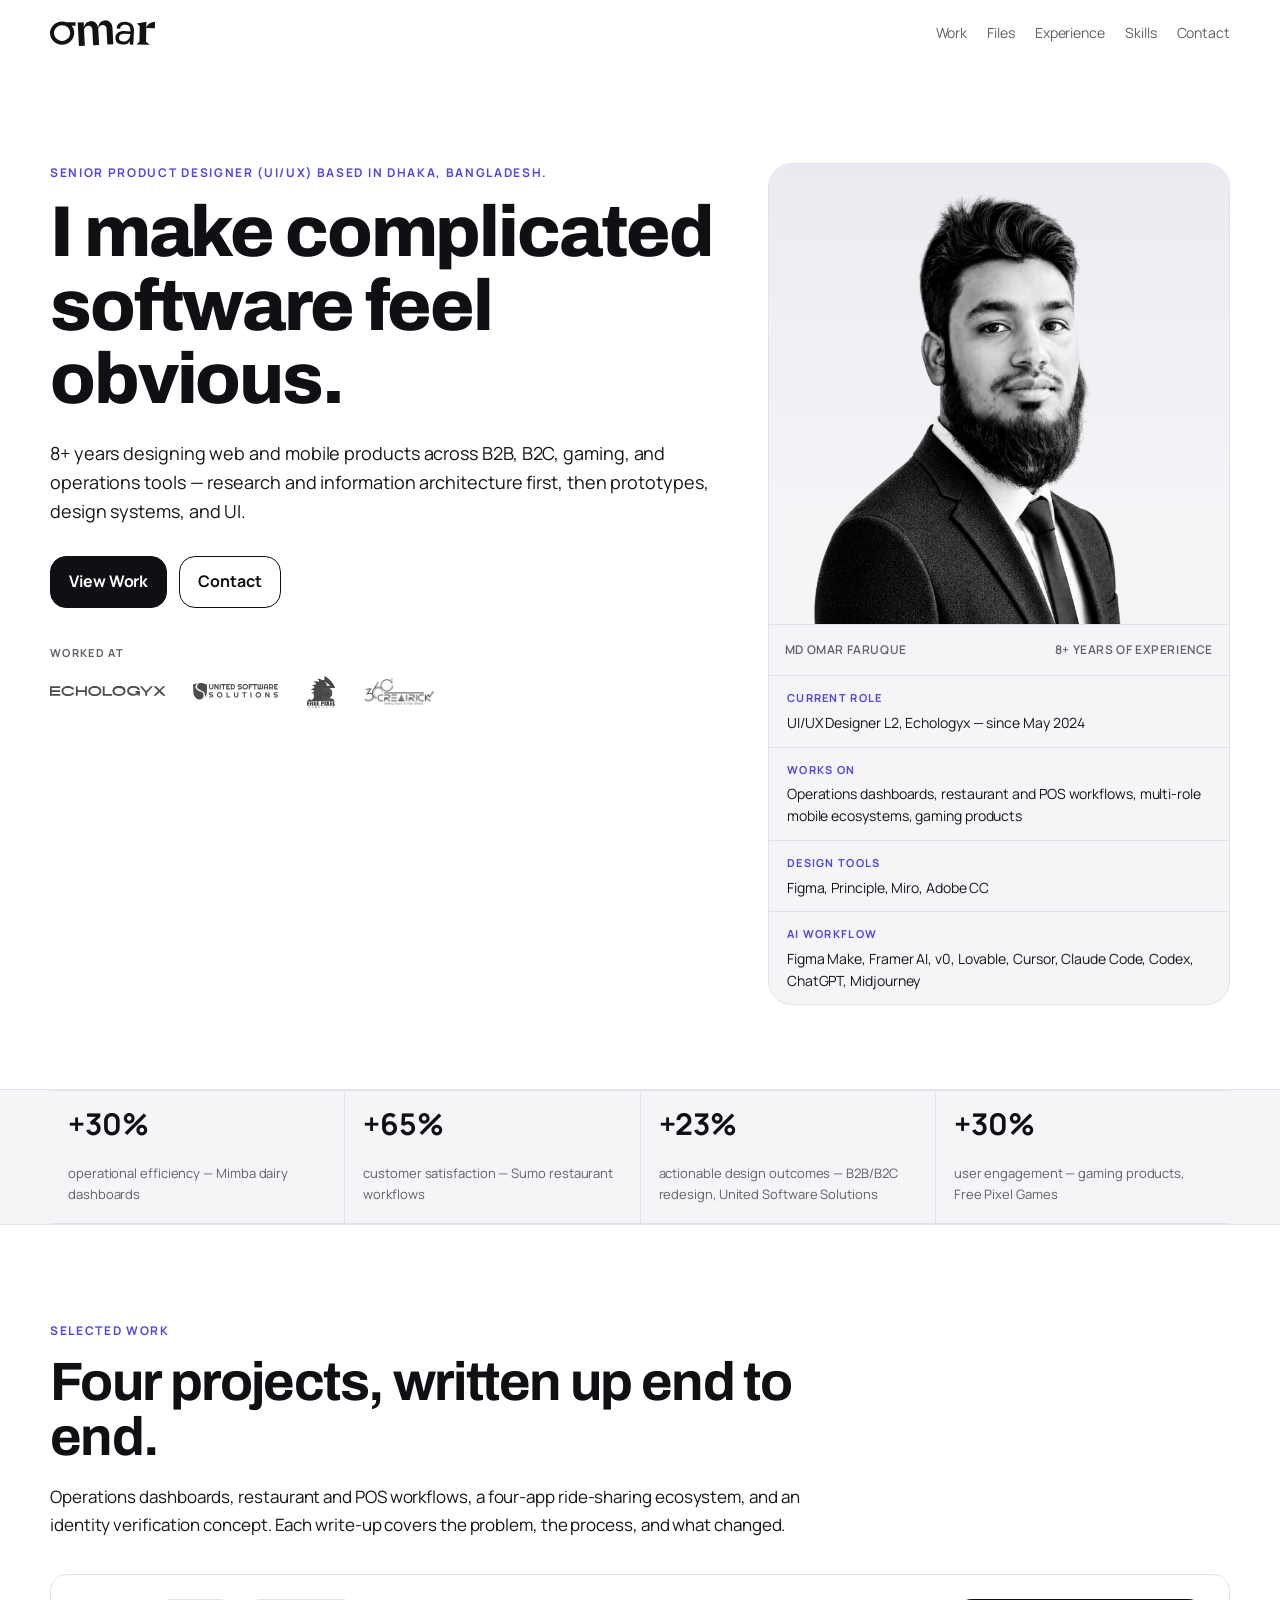
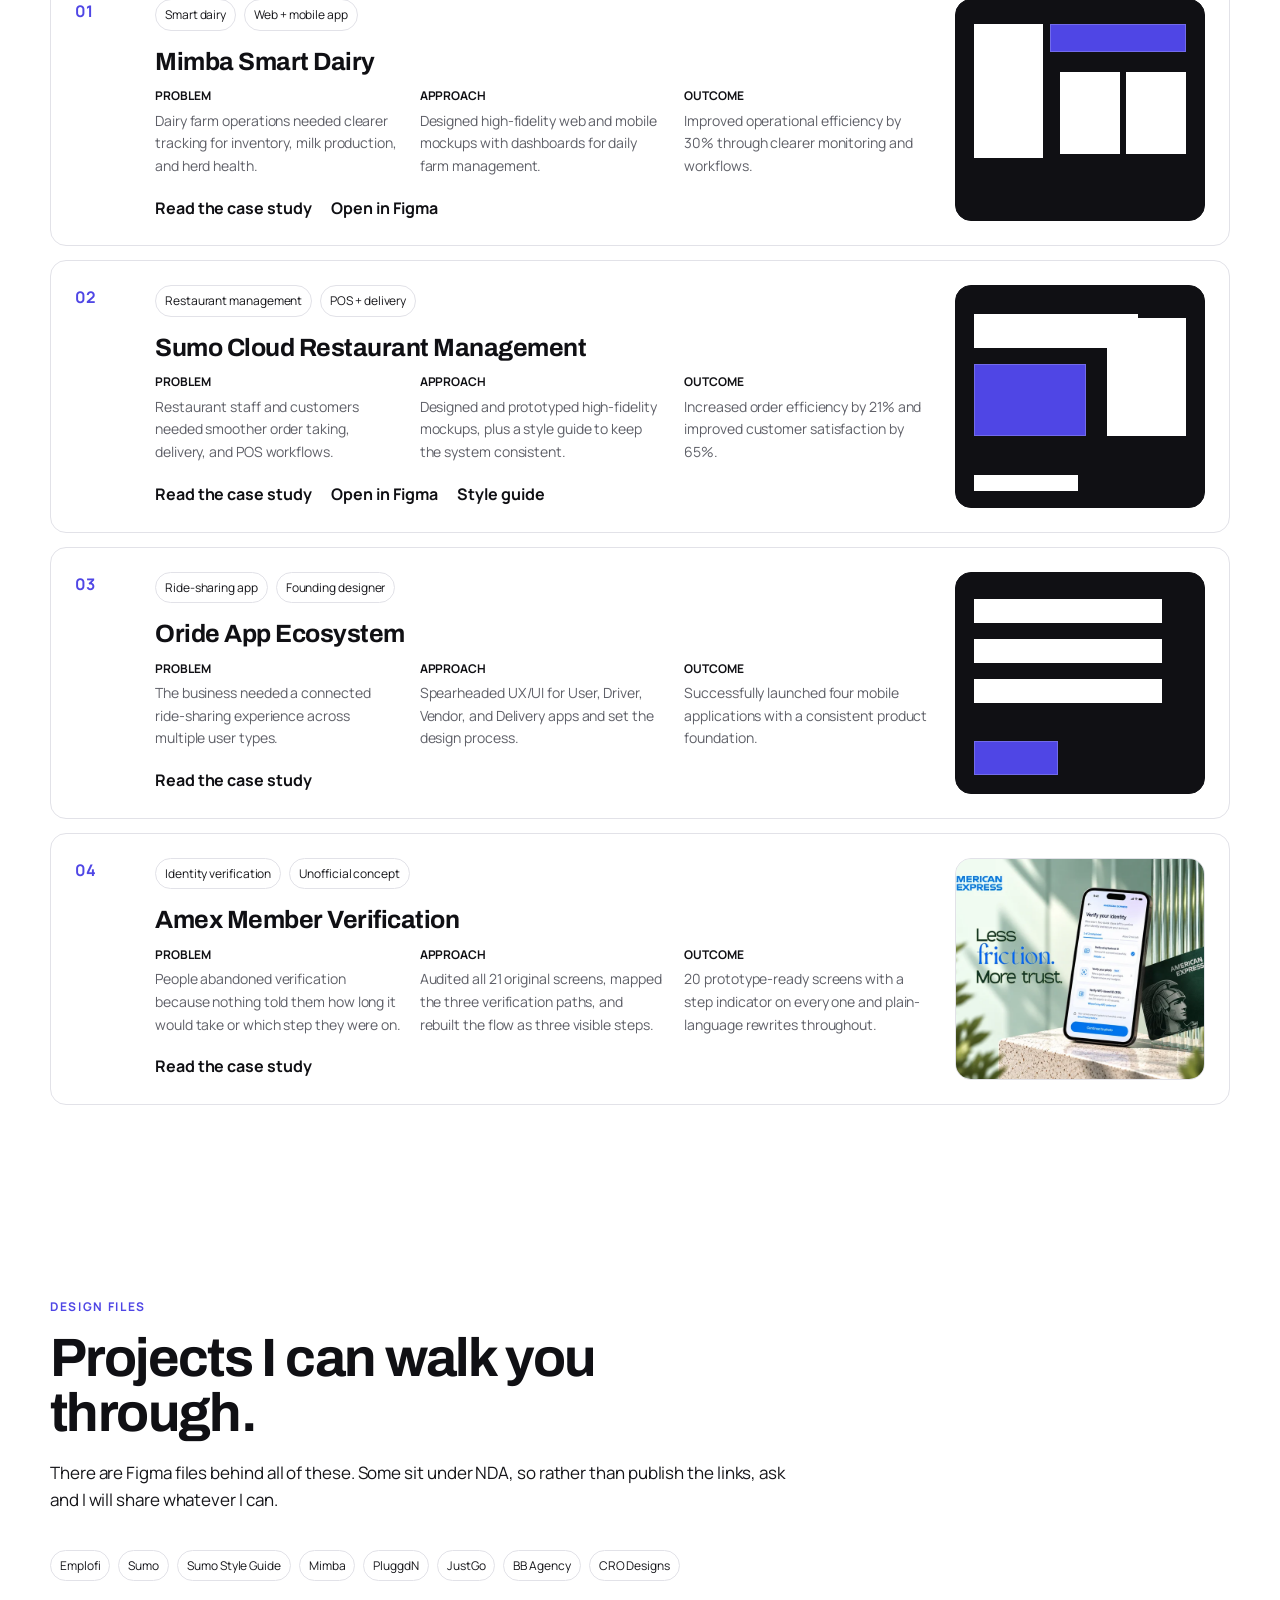
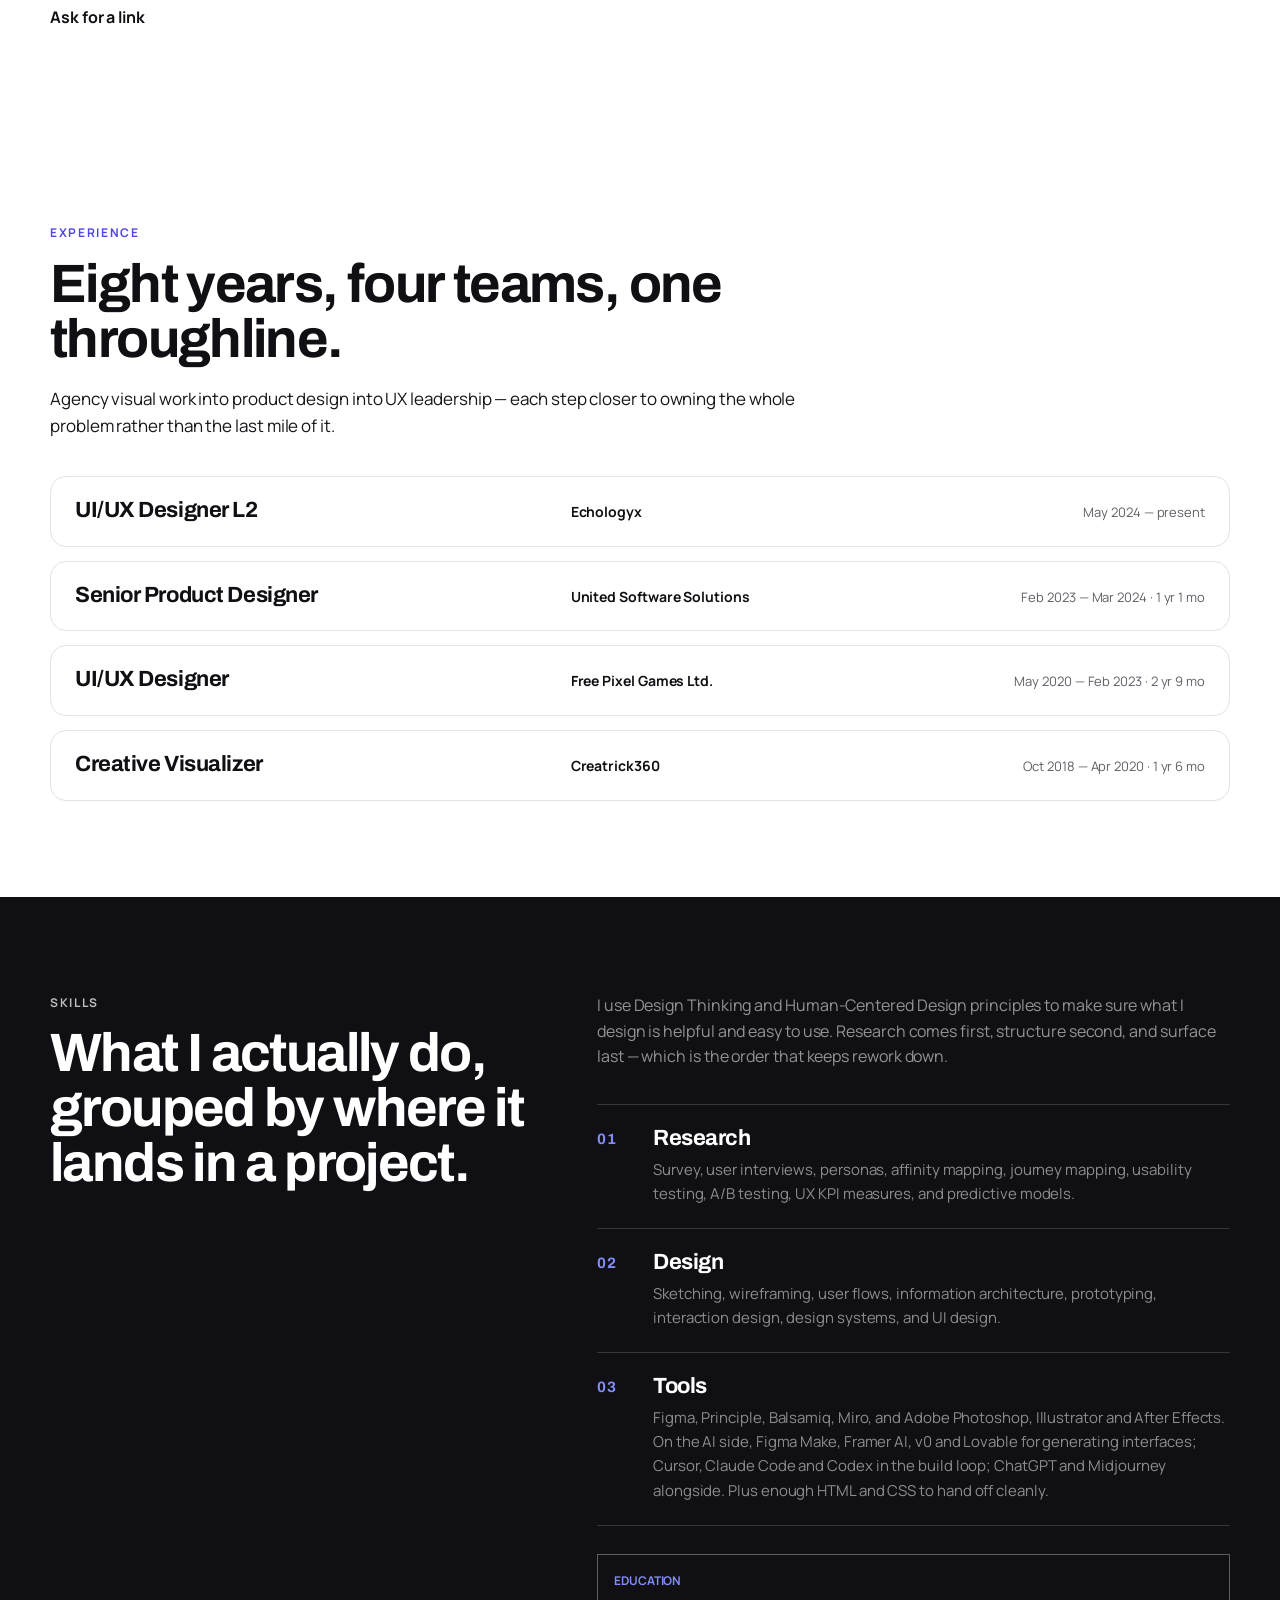
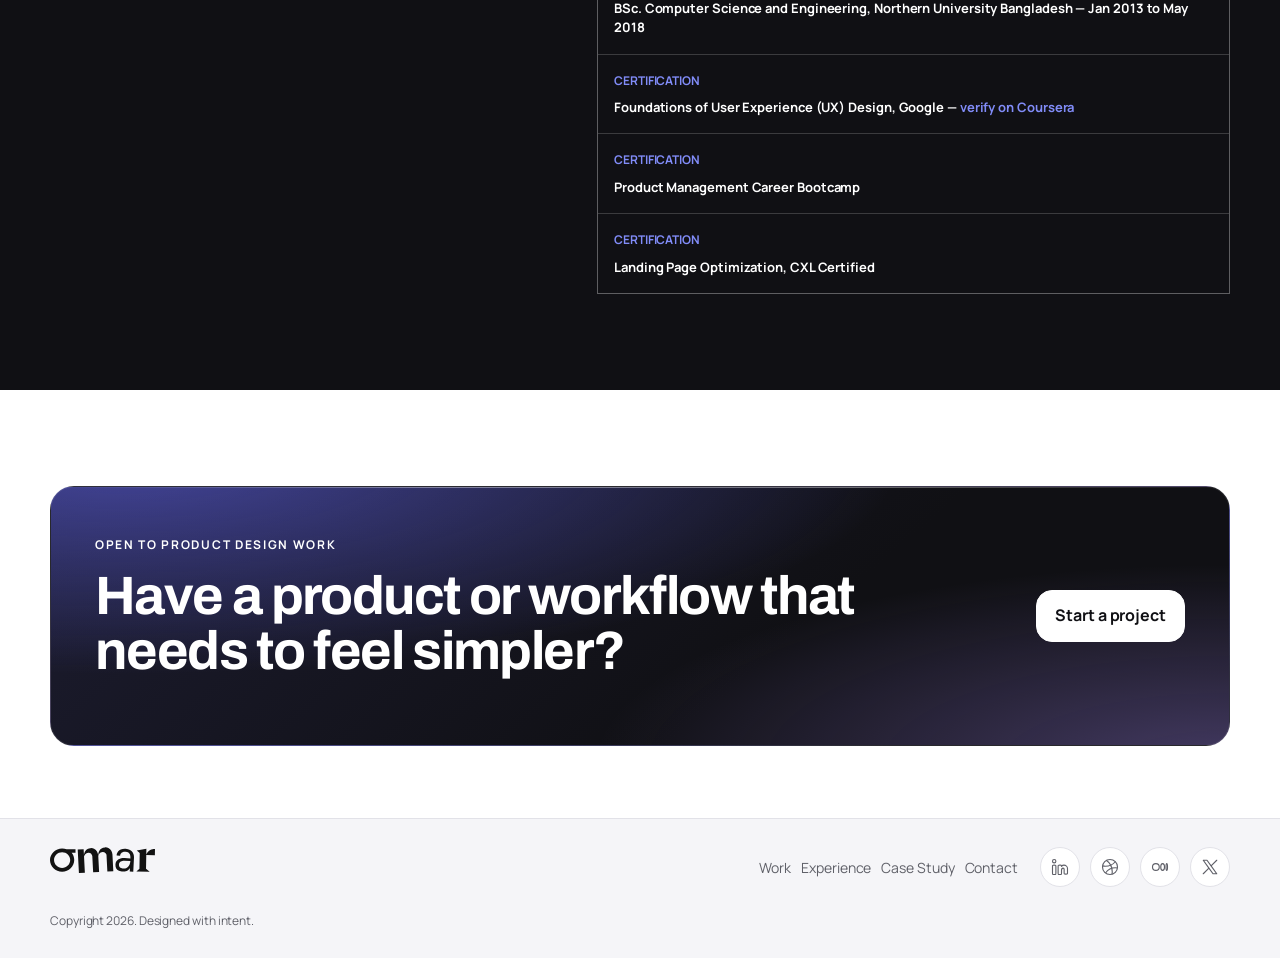
<file: index.html>
<!doctype html>
<html lang="en">
  <head>
    <meta charset="utf-8">
    <meta name="viewport" content="width=device-width, initial-scale=1">
    <title>Md Omar Faruque | Senior Product Designer (UI/UX)</title>
    <meta
      name="description"
      content="Portfolio for Md Omar Faruque, a Senior Product Designer (UI/UX) in Dhaka with 8+ years designing web and mobile products across B2B, B2C, gaming, and operations tools."
    >
    <link rel="canonical" href="https://omarshowcase.netlify.app/">

    <link rel="icon" href="favicon.svg" type="image/svg+xml">
    <link rel="apple-touch-icon" href="apple-touch-icon.png">
    <meta name="theme-color" content="#ffffff">

    <meta property="og:type" content="website">
    <meta property="og:site_name" content="Md Omar Faruque">
    <meta property="og:url" content="https://omarshowcase.netlify.app/">
    <meta property="og:title" content="Md Omar Faruque | Senior Product Designer (UI/UX)">
    <meta property="og:description" content="Portfolio for Md Omar Faruque, a Senior Product Designer (UI/UX) in Dhaka with 8+ years designing web and mobile products across B2B, B2C, gaming, and operations tools.">
    <meta property="og:image" content="https://omarshowcase.netlify.app/og-image.png">
    <meta property="og:image:width" content="1200">
    <meta property="og:image:height" content="630">
    <meta property="og:image:alt" content="Md Omar Faruque, Senior Product Designer, Dhaka Bangladesh">

    <meta name="twitter:card" content="summary_large_image">
    <meta name="twitter:title" content="Md Omar Faruque | Senior Product Designer (UI/UX)">
    <meta name="twitter:description" content="Portfolio for Md Omar Faruque, a Senior Product Designer (UI/UX) in Dhaka with 8+ years designing web and mobile products across B2B, B2C, gaming, and operations tools.">
    <meta name="twitter:image" content="https://omarshowcase.netlify.app/og-image.png">

    <link rel="preconnect" href="https://fonts.googleapis.com">
    <link rel="preconnect" href="https://fonts.gstatic.com" crossorigin>
    <link
      rel="stylesheet"
      href="https://fonts.googleapis.com/css2?family=Archivo:wght@600;700;800&family=Manrope:wght@400;500;600;700&display=swap"
    >
    <link rel="stylesheet" href="styles.css">

    <script type="application/ld+json">
      {
        "@context": "https://schema.org",
        "@type": "Person",
        "name": "Md Omar Faruque",
        "jobTitle": "Senior Product Designer (UI/UX)",
        "url": "https://omarshowcase.netlify.app/",
        "email": "mailto:omarmahin0@gmail.com",
        "telephone": "+8801736316043",
        "address": { "@type": "PostalAddress", "addressLocality": "Dhaka", "addressCountry": "BD" },
        "worksFor": { "@type": "Organization", "name": "Echologyx" },
        "alumniOf": { "@type": "CollegeOrUniversity", "name": "Northern University Bangladesh" },
        "knowsAbout": [
          "Product design",
          "UX research",
          "Information architecture",
          "Design systems",
          "Prototyping",
          "Usability testing",
          "A/B testing"
        ],
        "sameAs": [
          "https://www.linkedin.com/in/omarmahin/",
          "https://dribbble.com/omarmahin",
          "https://medium.com/@omarmahin0",
          "https://x.com/Omarmahin",
          "https://github.com/omar-mahin"
        ]
      }
    </script>
  </head>
  <body>
    <a class="skip-link" href="#main">Skip to content</a>

    <header class="site-header" data-header>
      <nav class="nav shell" aria-label="Primary navigation">
        <a class="brand" href="index.html" aria-label="Md Omar Faruque home">
          <img class="brand-mark" src="logo-black.svg" alt="Omar" width="494" height="122">
        </a>

        <button class="nav-toggle" type="button" aria-expanded="false" aria-controls="nav-links" data-nav-toggle>
          <span class="sr-only">Toggle navigation</span>
          <span></span>
          <span></span>
        </button>

        <div class="nav-links" id="nav-links" data-nav-links>
          <a href="#work">Work</a>
          <a href="#files">Files</a>
          <a href="#experience">Experience</a>
          <a href="#skills">Skills</a>
          <a href="contact.html">Contact</a>
        </div>
      </nav>
    </header>

    <main id="main">
      <section class="hero shell section-pad" aria-labelledby="hero-title">
        <div class="hero-copy reveal">
          <p class="eyebrow">Senior Product Designer (UI/UX) based in Dhaka, Bangladesh.</p>
          <h1 id="hero-title">I make complicated software feel obvious.</h1>
          <p class="hero-lede">
            8+ years designing web and mobile products across B2B, B2C, gaming, and
            operations tools &mdash; research and information architecture first,
            then prototypes, design systems, and UI.
          </p>
          <div class="hero-actions" aria-label="Primary calls to action">
            <a class="btn btn-primary" href="#work">View Work</a>
            <a class="btn btn-secondary" href="contact.html">Contact</a>
          </div>

          <div class="hero-clients">
            <span>Worked at</span>
            <ul class="logo-row" aria-label="Employers">
              <li>
                <img class="logo-elx" src="logo-echologyx.svg" alt="Echologyx" width="88" height="9">
              </li>
              <li>
                <img class="logo-uss" src="logo-uss.svg" alt="United Software Solutions" width="77" height="15">
              </li>
              <li>
                <img class="logo-fpg" src="logo-fpg.webp" alt="Free Pixel Games" width="105" height="120">
              </li>
              <li>
                <img class="logo-ctk" src="logo-creatrick.webp" alt="Creatrick360" width="328" height="120">
              </li>
            </ul>
          </div>
        </div>

        <div class="signal-board reveal" aria-labelledby="glance-title">
          <img
            class="portrait"
            src="portrait.webp"
            alt="Md Omar Faruque"
            width="760"
            height="760"
            decoding="async"
          >
          <div class="signal-topline">
            <span id="glance-title">Md Omar Faruque</span>
            <span>8+ years of experience</span>
          </div>
          <dl class="fact-list">
            <div>
              <dt>Current role</dt>
              <dd>UI/UX Designer L2, Echologyx &mdash; since May 2024</dd>
            </div>
            <div>
              <dt>Works on</dt>
              <dd>Operations dashboards, restaurant and POS workflows, multi-role mobile ecosystems, gaming products</dd>
            </div>
            <div>
              <dt>Design tools</dt>
              <dd>Figma, Principle, Miro, Adobe CC</dd>
            </div>
            <div>
              <dt>AI workflow</dt>
              <dd>Figma Make, Framer AI, v0, Lovable, Cursor, Claude Code, Codex, ChatGPT, Midjourney</dd>
            </div>
          </dl>
        </div>
      </section>

      <section class="trust-strip" aria-label="Measured outcomes">
        <div class="shell trust-grid reveal">
          <div>
            <strong>+30%</strong>
            <span>operational efficiency &mdash; Mimba dairy dashboards</span>
          </div>
          <div>
            <strong>+65%</strong>
            <span>customer satisfaction &mdash; Sumo restaurant workflows</span>
          </div>
          <div>
            <strong>+23%</strong>
            <span>actionable design outcomes &mdash; B2B/B2C redesign, United Software Solutions</span>
          </div>
          <div>
            <strong>+30%</strong>
            <span>user engagement &mdash; gaming products, Free Pixel Games</span>
          </div>
        </div>
      </section>

      <section class="section shell" id="work" aria-labelledby="work-title">
        <div class="section-heading reveal">
          <p class="eyebrow">Selected work</p>
          <h2 id="work-title">Four projects, written up end to end.</h2>
          <p>
            Operations dashboards, restaurant and POS workflows, a four-app
            ride-sharing ecosystem, and an identity verification concept. Each
            write-up covers the problem, the process, and what changed.
          </p>
        </div>

        <div class="work-list">
          <article class="work-card reveal">
            <div class="work-inner">
              <div class="work-index">01</div>
              <div class="work-main">
                <p class="tag-row">
                  <span>Smart dairy</span>
                  <span>Web + mobile app</span>
                </p>
                <h3><a href="case-study.html?work=mimba">Mimba Smart Dairy</a></h3>
                <div class="work-detail-grid">
                  <div>
                    <span>Problem</span>
                    <p>Dairy farm operations needed clearer tracking for inventory, milk production, and herd health.</p>
                  </div>
                  <div>
                    <span>Approach</span>
                    <p>Designed high-fidelity web and mobile mockups with dashboards for daily farm management.</p>
                  </div>
                  <div>
                    <span>Outcome</span>
                    <p>Improved operational efficiency by 30% through clearer monitoring and workflows.</p>
                  </div>
                </div>
                <p class="work-actions">
                  <a class="text-link" href="case-study.html?work=mimba">Read the case study</a>
                  <a
                    class="text-link"
                    href="https://www.figma.com/design/SdHv4DPoptVmwilCQqC9G5/MIMBA-Redesign?m=auto&amp;t=3VMGWZZxsRUWzMv9-6"
                    target="_blank"
                    rel="noopener noreferrer"
                  >Open in Figma</a>
                </p>
              </div>
              <div class="project-visual visual-analytics" aria-hidden="true">
                <span></span>
                <span></span>
                <span></span>
                <span></span>
              </div>
            </div>
          </article>

          <article class="work-card reveal">
            <div class="work-inner">
              <div class="work-index">02</div>
              <div class="work-main">
                <p class="tag-row">
                  <span>Restaurant management</span>
                  <span>POS + delivery</span>
                </p>
                <h3><a href="case-study.html?work=sumo">Sumo Cloud Restaurant Management</a></h3>
                <div class="work-detail-grid">
                  <div>
                    <span>Problem</span>
                    <p>Restaurant staff and customers needed smoother order taking, delivery, and POS workflows.</p>
                  </div>
                  <div>
                    <span>Approach</span>
                    <p>Designed and prototyped high-fidelity mockups, plus a style guide to keep the system consistent.</p>
                  </div>
                  <div>
                    <span>Outcome</span>
                    <p>Increased order efficiency by 21% and improved customer satisfaction by 65%.</p>
                  </div>
                </div>
                <p class="work-actions">
                  <a class="text-link" href="case-study.html?work=sumo">Read the case study</a>
                  <a
                    class="text-link"
                    href="https://www.figma.com/design/eFVkKRA64gOE8355BxIgT2/SUMO--Restaurant-Management-System?m=auto&amp;t=3VMGWZZxsRUWzMv9-6"
                    target="_blank"
                    rel="noopener noreferrer"
                  >Open in Figma</a>
                  <a
                    class="text-link"
                    href="https://www.figma.com/design/XGqCnlhwkibeddAidSZUm7/Sumo---Style-Guide?m=auto&amp;t=3VMGWZZxsRUWzMv9-6"
                    target="_blank"
                    rel="noopener noreferrer"
                  >Style guide</a>
                </p>
              </div>
              <div class="project-visual visual-checkout" aria-hidden="true">
                <span></span>
                <span></span>
                <span></span>
                <span></span>
              </div>
            </div>
          </article>

          <article class="work-card reveal">
            <div class="work-inner">
              <div class="work-index">03</div>
              <div class="work-main">
                <p class="tag-row">
                  <span>Ride-sharing app</span>
                  <span>Founding designer</span>
                </p>
                <h3><a href="case-study.html?work=oride">Oride App Ecosystem</a></h3>
                <div class="work-detail-grid">
                  <div>
                    <span>Problem</span>
                    <p>The business needed a connected ride-sharing experience across multiple user types.</p>
                  </div>
                  <div>
                    <span>Approach</span>
                    <p>Spearheaded UX/UI for User, Driver, Vendor, and Delivery apps and set the design process.</p>
                  </div>
                  <div>
                    <span>Outcome</span>
                    <p>Successfully launched four mobile applications with a consistent product foundation.</p>
                  </div>
                </div>
                <p class="work-actions">
                  <a class="text-link" href="case-study.html?work=oride">Read the case study</a>
                </p>
              </div>
              <div class="project-visual visual-lending" aria-hidden="true">
                <span></span>
                <span></span>
                <span></span>
                <span></span>
              </div>
            </div>
          </article>

          <article class="work-card reveal">
            <div class="work-inner">
              <div class="work-index">04</div>
              <div class="work-main">
                <p class="tag-row">
                  <span>Identity verification</span>
                  <span>Unofficial concept</span>
                </p>
                <h3><a href="case-study.html?work=amex">Amex Member Verification</a></h3>
                <div class="work-detail-grid">
                  <div>
                    <span>Problem</span>
                    <p>People abandoned verification because nothing told them how long it would take or which step they were on.</p>
                  </div>
                  <div>
                    <span>Approach</span>
                    <p>Audited all 21 original screens, mapped the three verification paths, and rebuilt the flow as three visible steps.</p>
                  </div>
                  <div>
                    <span>Outcome</span>
                    <p>20 prototype-ready screens with a step indicator on every one and plain-language rewrites throughout.</p>
                  </div>
                </div>
                <p class="work-actions">
                  <a class="text-link" href="case-study.html?work=amex">Read the case study</a>
                </p>
              </div>
              <img
                class="work-cover"
                src="case-amex/cover.webp"
                alt="Amex member verification concept, cover"
                width="760"
                height="570"
                loading="lazy"
                decoding="async"
              >
            </div>
          </article>
        </div>
      </section>

      <section class="section shell" id="files" aria-labelledby="files-title">
        <div class="section-heading reveal">
          <p class="eyebrow">Design files</p>
          <h2 id="files-title">Projects I can walk you through.</h2>
          <p>
            There are Figma files behind all of these. Some sit under NDA, so rather
            than publish the links, ask and I will share whatever I can.
          </p>
        </div>

        <div class="client-row reveal" aria-label="Projects with design files">
          <span>Emplofi</span>
          <span>Sumo</span>
          <span>Sumo Style Guide</span>
          <span>Mimba</span>
          <span>PluggdN</span>
          <span>JustGo</span>
          <span>BB Agency</span>
          <span>CRO Designs</span>
        </div>

        <p class="files-cta reveal">
          <a class="text-link" href="contact.html">Ask for a link</a>
        </p>
      </section>

      <section class="section shell" id="experience" aria-labelledby="experience-title">
        <div class="section-heading reveal">
          <p class="eyebrow">Experience</p>
          <h2 id="experience-title">Eight years, four teams, one throughline.</h2>
          <p>
            Agency visual work into product design into UX leadership &mdash; each
            step closer to owning the whole problem rather than the last mile of it.
          </p>
        </div>

        <ol class="timeline">
          <li class="role reveal">
            <div class="role-head">
              <h3>UI/UX Designer L2</h3>
              <p class="role-org">Echologyx</p>
              <p class="role-dates">May 2024 &mdash; present</p>
            </div>
          </li>

          <li class="role reveal">
            <div class="role-head">
              <h3>Senior Product Designer</h3>
              <p class="role-org">United Software Solutions</p>
              <p class="role-dates">Feb 2023 &mdash; Mar 2024 &middot; 1 yr 1 mo</p>
            </div>
          </li>

          <li class="role reveal">
            <div class="role-head">
              <h3>UI/UX Designer</h3>
              <p class="role-org">Free Pixel Games Ltd.</p>
              <p class="role-dates">May 2020 &mdash; Feb 2023 &middot; 2 yr 9 mo</p>
            </div>
          </li>

          <li class="role reveal">
            <div class="role-head">
              <h3>Creative Visualizer</h3>
              <p class="role-org">Creatrick360</p>
              <p class="role-dates">Oct 2018 &mdash; Apr 2020 &middot; 1 yr 6 mo</p>
            </div>
          </li>
        </ol>
      </section>

      <section class="section section-invert" id="skills" aria-labelledby="skills-title">
        <div class="shell about-grid">
          <div class="section-heading reveal">
            <p class="eyebrow">Skills</p>
            <h2 id="skills-title">What I actually do, grouped by where it lands in a project.</h2>
          </div>
          <div class="about-copy reveal">
            <p>
              I use Design Thinking and Human-Centered Design principles to make sure what
              I design is helpful and easy to use. Research comes first, structure second,
              and surface last &mdash; which is the order that keeps rework down.
            </p>

            <ol class="capability-list">
              <li>
                <span class="capability-index">01</span>
                <div class="capability-body">
                  <h3>Research</h3>
                  <p>Survey, user interviews, personas, affinity mapping, journey mapping, usability testing, A/B testing, UX KPI measures, and predictive models.</p>
                </div>
              </li>
              <li>
                <span class="capability-index">02</span>
                <div class="capability-body">
                  <h3>Design</h3>
                  <p>Sketching, wireframing, user flows, information architecture, prototyping, interaction design, design systems, and UI design.</p>
                </div>
              </li>
              <li>
                <span class="capability-index">03</span>
                <div class="capability-body">
                  <h3>Tools</h3>
                  <p>Figma, Principle, Balsamiq, Miro, and Adobe Photoshop, Illustrator and After Effects. On the AI side, Figma Make, Framer AI, v0 and Lovable for generating interfaces; Cursor, Claude Code and Codex in the build loop; ChatGPT and Midjourney alongside. Plus enough HTML and CSS to hand off cleanly.</p>
                </div>
              </li>
            </ol>

            <div class="credential-grid" aria-label="Education and certifications">
              <div>
                <span>Education</span>
                <strong>BSc. Computer Science and Engineering, Northern University Bangladesh &mdash; Jan 2013 to May 2018</strong>
              </div>
              <div>
                <span>Certification</span>
                <strong>
                  Foundations of User Experience (UX) Design, Google &mdash;
                  <a class="text-link" href="https://www.coursera.org/account/accomplishments/certificate/3TKT4LXVLS7W" target="_blank" rel="noopener noreferrer">verify on Coursera</a>
                </strong>
              </div>
              <div>
                <span>Certification</span>
                <strong>Product Management Career Bootcamp</strong>
              </div>
              <div>
                <span>Certification</span>
                <strong>Landing Page Optimization, CXL Certified</strong>
              </div>
            </div>
          </div>
        </div>
      </section>

      <section class="section shell final-cta reveal" aria-labelledby="cta-title">
        <div>
          <p class="eyebrow">Open to product design work</p>
          <h2 id="cta-title">Have a product or workflow that needs to feel simpler?</h2>
        </div>
        <div class="cta-actions">
          <a class="btn btn-primary" href="contact.html">Start a project</a>
        </div>
      </section>
    </main>

    <footer class="site-footer">
      <div class="shell footer-grid">
        <a class="brand" href="index.html" aria-label="Md Omar Faruque home">
          <img class="brand-mark" src="logo-black.svg" alt="Omar" width="494" height="122">
        </a>
        <nav class="footer-links" aria-label="Footer navigation">
          <a href="#work">Work</a>
          <a href="#experience">Experience</a>
          <a href="case-study.html">Case Study</a>
          <a href="contact.html">Contact</a>
        </nav>
        <div class="social-links" aria-label="Social links">
          <a href="https://www.linkedin.com/in/omarmahin/" target="_blank" rel="noopener noreferrer me" aria-label="LinkedIn">
            <svg viewBox="0 0 24 24" fill="none" aria-hidden="true" focusable="false"><path d="M4.5 9.5H4C3.05719 9.5 2.58579 9.5 2.29289 9.79289C2 10.0858 2 10.5572 2 11.5V20C2 20.9428 2 21.4142 2.29289 21.7071C2.58579 22 3.05719 22 4 22H4.5C5.44281 22 5.91421 22 6.20711 21.7071C6.5 21.4142 6.5 20.9428 6.5 20V11.5C6.5 10.5572 6.5 10.0858 6.20711 9.79289C5.91421 9.5 5.44281 9.5 4.5 9.5Z" stroke="currentColor" stroke-width="1.5"/><path d="M6.5 4.25C6.5 5.49264 5.49264 6.5 4.25 6.5C3.00736 6.5 2 5.49264 2 4.25C2 3.00736 3.00736 2 4.25 2C5.49264 2 6.5 3.00736 6.5 4.25Z" stroke="currentColor" stroke-width="1.5"/><path d="M12.326 9.5H11.5C10.5572 9.5 10.0858 9.5 9.79289 9.79289C9.5 10.0858 9.5 10.5572 9.5 11.5V20C9.5 20.9428 9.5 21.4142 9.79289 21.7071C10.0858 22 10.5572 22 11.5 22H12C12.9428 22 13.4142 22 13.7071 21.7071C14 21.4142 14 20.9428 14 20L14.0001 16.5001C14.0001 14.8433 14.5281 13.5001 16.0879 13.5001C16.8677 13.5001 17.5 14.1717 17.5 15.0001V19.5001C17.5 20.4429 17.5 20.9143 17.7929 21.2072C18.0857 21.5001 18.5572 21.5001 19.5 21.5001H19.9987C20.9413 21.5001 21.4126 21.5001 21.7055 21.2073C21.9984 20.9145 21.9985 20.4432 21.9987 19.5006L22.0001 14.0002C22.0001 11.515 19.6364 9.50024 17.2968 9.50024C15.9649 9.50024 14.7767 10.1531 14.0001 11.174C14 10.5439 14 10.2289 13.8632 9.995C13.7765 9.84686 13.6531 9.72353 13.505 9.63687C13.2711 9.5 12.9561 9.5 12.326 9.5Z" stroke="currentColor" stroke-width="1.5" stroke-linejoin="round"/></svg>
          </a>
          <a href="https://dribbble.com/omarmahin" target="_blank" rel="noopener noreferrer me" aria-label="Dribbble">
            <svg viewBox="0 0 24 24" fill="none" aria-hidden="true" focusable="false"><circle cx="12" cy="12" r="10" stroke="currentColor" stroke-width="1.5"/><path d="M22 13.2644C21.0732 13.0906 20.12 13 19.1472 13C13.7948 13 9.03435 15.7425 6 20" stroke="currentColor" stroke-width="1.5" stroke-linejoin="round"/><path d="M19 5C15.8705 8.66742 11.1679 11 5.90962 11C4.56437 11 3.25548 10.8473 2 10.5587" stroke="currentColor" stroke-width="1.5" stroke-linejoin="round"/><path d="M14.6178 22C14.8684 20.786 15 19.5287 15 18.2407C15 11.9247 11.8343 6.34645 7 3" stroke="currentColor" stroke-width="1.5" stroke-linejoin="round"/></svg>
          </a>
          <a href="https://medium.com/@omarmahin0" target="_blank" rel="noopener noreferrer me" aria-label="Medium">
            <svg viewBox="0 0 24 24" fill="none" aria-hidden="true" focusable="false"><circle cx="6.5" cy="12" r="4.5" stroke="currentColor" stroke-width="1.5"/><ellipse cx="15.5" cy="12" rx="2.5" ry="4.5" stroke="currentColor" stroke-width="1.5"/><ellipse cx="21" cy="12" rx="1" ry="4.5" stroke="currentColor" stroke-width="1.5"/></svg>
          </a>
          <a href="https://x.com/Omarmahin" target="_blank" rel="noopener noreferrer me" aria-label="X">
            <svg viewBox="0 0 24 24" fill="none" aria-hidden="true" focusable="false"><path d="M3 21L10.5484 13.4516M21 3L13.4516 10.5484M10.5484 13.4516L16 21H21L13.4516 10.5484L8 3H3L10.5484 13.4516Z" stroke="currentColor" stroke-width="1.5" stroke-linecap="round" stroke-linejoin="round"/></svg>
          </a>
        </div>
        <p class="copyright">Copyright 2026. Designed with intent.</p>
      </div>
    </footer>

    <script src="script.js"></script>
  </body>
</html>
</file>
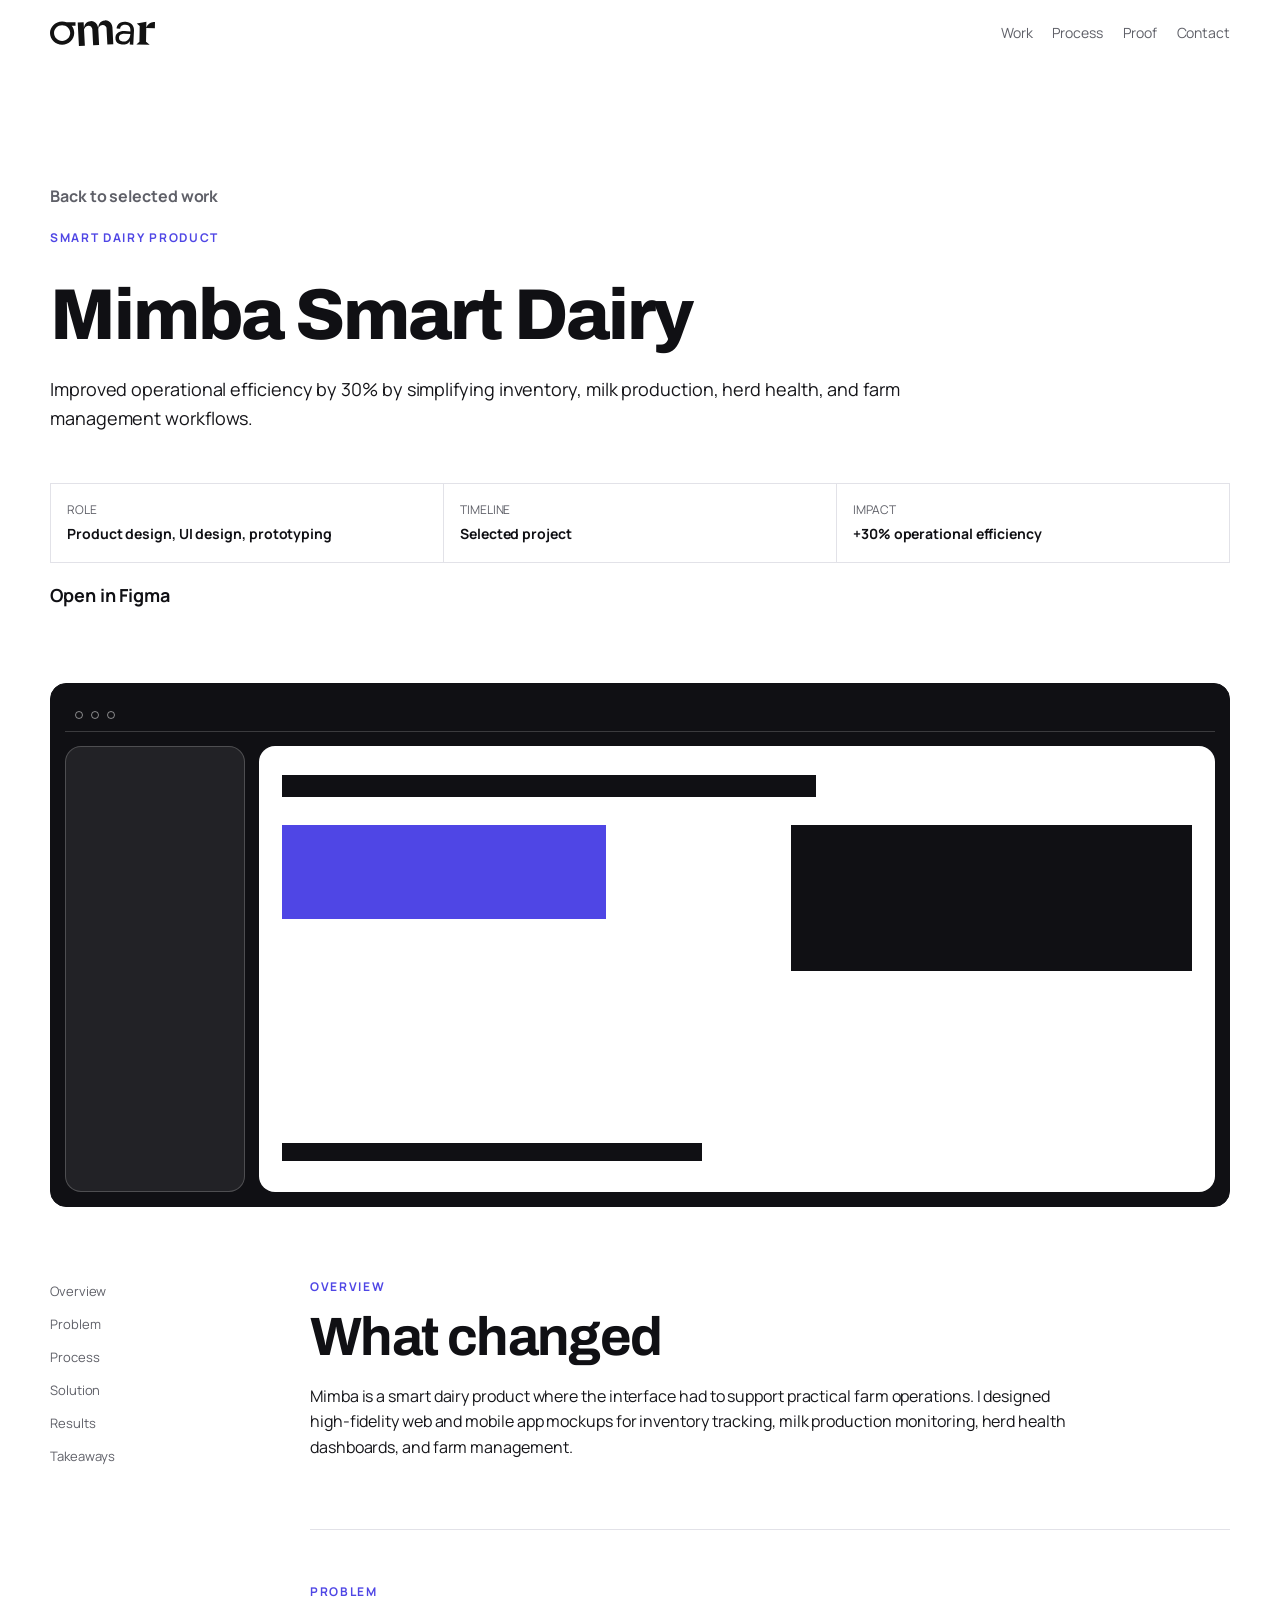
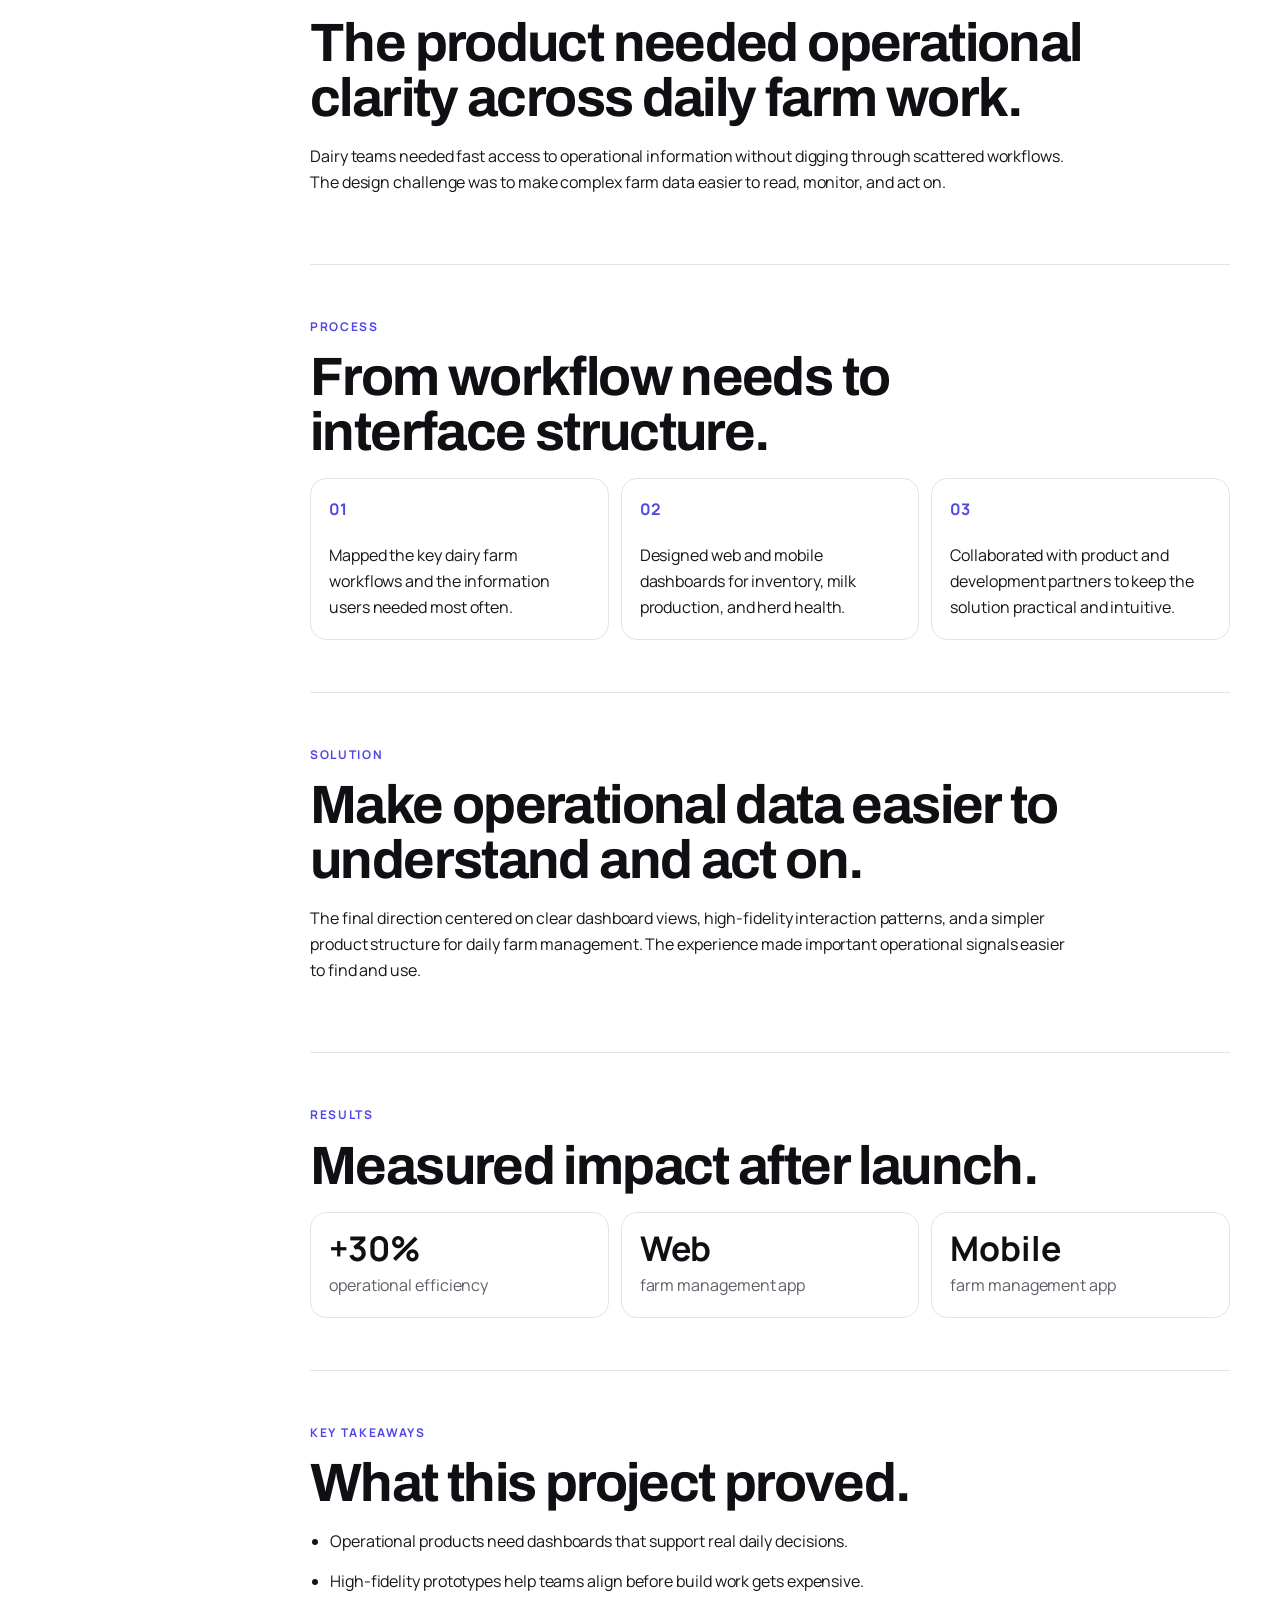
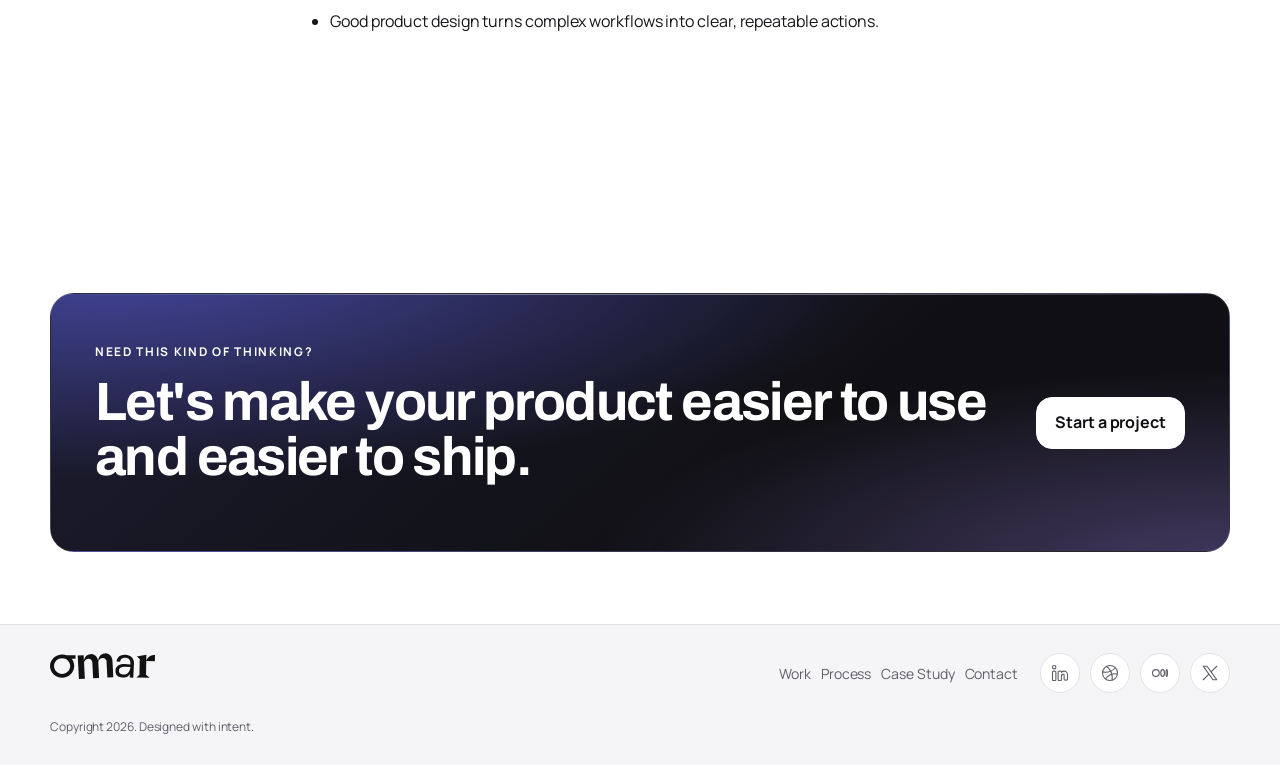
<file: case-study.html>
<!doctype html>
<html lang="en">
  <head>
    <meta charset="utf-8">
    <meta name="viewport" content="width=device-width, initial-scale=1">
    <title>Case Study | Md Omar Faruque</title>
    <meta
      name="description"
      content="A product design case study from Md Omar Faruque covering problem, process, solution, results, and key takeaways."
    >
    <link rel="canonical" href="https://omarshowcase.netlify.app/case-study">

    <link rel="icon" href="favicon.svg" type="image/svg+xml">
    <link rel="apple-touch-icon" href="apple-touch-icon.png">
    <meta name="theme-color" content="#ffffff">

    <meta property="og:type" content="website">
    <meta property="og:site_name" content="Md Omar Faruque">
    <meta property="og:url" content="https://omarshowcase.netlify.app/case-study">
    <meta property="og:title" content="Case Study | Md Omar Faruque">
    <meta property="og:description" content="A product design case study from Md Omar Faruque covering problem, process, solution, results, and key takeaways.">
    <meta property="og:image" content="https://omarshowcase.netlify.app/og-image.png">
    <meta property="og:image:width" content="1200">
    <meta property="og:image:height" content="630">
    <meta property="og:image:alt" content="Md Omar Faruque, Senior Product Designer, Dhaka Bangladesh">

    <meta name="twitter:card" content="summary_large_image">
    <meta name="twitter:title" content="Case Study | Md Omar Faruque">
    <meta name="twitter:description" content="A product design case study from Md Omar Faruque covering problem, process, solution, results, and key takeaways.">
    <meta name="twitter:image" content="https://omarshowcase.netlify.app/og-image.png">

    <link rel="preconnect" href="https://fonts.googleapis.com">
    <link rel="preconnect" href="https://fonts.gstatic.com" crossorigin>
    <link
      rel="stylesheet"
      href="https://fonts.googleapis.com/css2?family=Archivo:wght@600;700;800&family=Manrope:wght@400;500;600;700&display=swap"
    >
    <link rel="stylesheet" href="styles.css">
  </head>
  <body>
    <a class="skip-link" href="#main">Skip to content</a>

    <header class="site-header" data-header>
      <nav class="nav shell" aria-label="Primary navigation">
        <a class="brand" href="index.html" aria-label="Md Omar Faruque home">
          <img class="brand-mark" src="logo-black.svg" alt="Omar" width="494" height="122">
        </a>

        <button class="nav-toggle" type="button" aria-expanded="false" aria-controls="nav-links" data-nav-toggle>
          <span class="sr-only">Toggle navigation</span>
          <span></span>
          <span></span>
        </button>

        <div class="nav-links" id="nav-links" data-nav-links>
          <a href="index.html#work">Work</a>
          <a href="index.html#process">Process</a>
          <a href="index.html#proof">Proof</a>
          <a href="contact.html">Contact</a>
        </div>
      </nav>
    </header>

    <main id="main">
      <article class="case-page">
        <header class="case-hero shell section-pad reveal">
          <a class="back-link" href="index.html#work">Back to selected work</a>
          <p class="eyebrow" data-case-client>Smart dairy</p>
          <h1 data-case-title>Mimba Smart Dairy</h1>
          <p data-case-impact>
            Improved operational efficiency by 30% through clearer dairy farm management workflows.
          </p>
          <div class="case-meta" aria-label="Project details">
            <div>
              <span>Role</span>
              <strong data-case-role>Product design, UI design, prototyping</strong>
            </div>
            <div>
              <span>Timeline</span>
              <strong data-case-timeline>Project work</strong>
            </div>
            <div>
              <span>Impact</span>
              <strong data-case-metric>+30% operational efficiency</strong>
            </div>
          </div>
          <p class="work-actions" data-case-links></p>
          <p class="case-note" data-case-note hidden></p>
        </header>

        <section class="case-visual-shell shell reveal" aria-label="Project interface snapshot">
          <div class="case-visual" data-case-visual>
            <div class="case-browser">
              <span></span>
              <span></span>
              <span></span>
            </div>
            <div class="case-screen">
              <div class="screen-sidebar"></div>
              <div class="screen-content">
                <span></span>
                <span></span>
                <span></span>
                <span></span>
              </div>
            </div>
          </div>
        </section>

        <div class="case-content shell">
          <aside class="case-toc reveal" aria-label="Case study sections">
            <a href="#overview">Overview</a>
            <a href="#problem">Problem</a>
            <a href="#process">Process</a>
            <a href="#solution">Solution</a>
            <a href="#results">Results</a>
            <a href="#takeaways">Takeaways</a>
          </aside>

          <div class="case-body">
            <section class="case-section reveal" id="overview">
              <p class="eyebrow">Overview</p>
              <h2>What changed</h2>
              <p data-case-overview>
                Mimba needed a clearer way to manage dairy farm operations across web and mobile.
                Omar designed high-fidelity interfaces for inventory tracking, milk production
                monitoring, herd health dashboards, and farm management.
              </p>
            </section>

            <section class="case-section reveal" id="problem">
              <p class="eyebrow">Problem</p>
              <h2>The product needed operational clarity across daily farm work.</h2>
              <p data-case-problem>
                Dairy operations depend on fast access to inventory, production, and herd health
                information. The challenge was to turn those details into an intuitive product
                experience for farmers and operations teams.
              </p>
            </section>

            <section class="case-section reveal" id="process">
              <p class="eyebrow">Process</p>
              <h2>From workflow needs to interface structure.</h2>
              <div class="case-steps" data-case-process>
                <div>
                  <span>01</span>
                  <p>Mapped the main dairy farm workflows and information needs.</p>
                </div>
                <div>
                  <span>02</span>
                  <p>Designed web and mobile screens for monitoring and daily management.</p>
                </div>
                <div>
                  <span>03</span>
                  <p>Collaborated with product and development partners to refine the solution.</p>
                </div>
              </div>
            </section>

            <section class="case-section reveal" id="solution">
              <p class="eyebrow">Solution</p>
              <h2>Make operational data easier to understand and act on.</h2>
              <p data-case-solution>
                The final design emphasized clear dashboards, real-time inventory visibility,
                milk production monitoring, and herd health views, giving users a more intuitive
                product for day-to-day farm management.
              </p>
            </section>

            <section class="case-section reveal" id="results">
              <p class="eyebrow">Results</p>
              <h2>Measured impact after launch.</h2>
              <div class="result-grid" data-case-results>
                <div>
                  <strong>+30%</strong>
                  <span>operational efficiency</span>
                </div>
                <div>
                  <strong>Web</strong>
                  <span>farm management app</span>
                </div>
                <div>
                  <strong>Mobile</strong>
                  <span>farm management app</span>
                </div>
              </div>
            </section>

            <section class="case-section reveal" id="takeaways">
              <p class="eyebrow">Key takeaways</p>
              <h2>What this project proved.</h2>
              <ul class="takeaway-list" data-case-takeaways>
                <li>Operational products need dashboards that support real daily decisions.</li>
                <li>High-fidelity prototypes help teams align before build work gets expensive.</li>
                <li>Good product design turns complex workflows into clear, repeatable actions.</li>
              </ul>
            </section>
          </div>
        </div>

        <section class="case-deck shell" aria-label="Case study deck" data-case-deck hidden></section>

        <section class="section shell next-project reveal" aria-label="Next step">
          <div>
            <p class="eyebrow">Need this kind of thinking?</p>
            <h2>Let's make your product easier to use and easier to ship.</h2>
          </div>
          <a class="btn btn-primary" href="contact.html">Start a project</a>
        </section>
      </article>
    </main>

    <footer class="site-footer">
      <div class="shell footer-grid">
        <a class="brand" href="index.html" aria-label="Md Omar Faruque home">
          <img class="brand-mark" src="logo-black.svg" alt="Omar" width="494" height="122">
        </a>
        <nav class="footer-links" aria-label="Footer navigation">
          <a href="index.html#work">Work</a>
          <a href="index.html#process">Process</a>
          <a href="case-study.html">Case Study</a>
          <a href="contact.html">Contact</a>
        </nav>
        <div class="social-links" aria-label="Social links">
          <a href="https://www.linkedin.com/in/omarmahin/" target="_blank" rel="noopener noreferrer me" aria-label="LinkedIn">
            <svg viewBox="0 0 24 24" fill="none" aria-hidden="true" focusable="false"><path d="M4.5 9.5H4C3.05719 9.5 2.58579 9.5 2.29289 9.79289C2 10.0858 2 10.5572 2 11.5V20C2 20.9428 2 21.4142 2.29289 21.7071C2.58579 22 3.05719 22 4 22H4.5C5.44281 22 5.91421 22 6.20711 21.7071C6.5 21.4142 6.5 20.9428 6.5 20V11.5C6.5 10.5572 6.5 10.0858 6.20711 9.79289C5.91421 9.5 5.44281 9.5 4.5 9.5Z" stroke="currentColor" stroke-width="1.5"/><path d="M6.5 4.25C6.5 5.49264 5.49264 6.5 4.25 6.5C3.00736 6.5 2 5.49264 2 4.25C2 3.00736 3.00736 2 4.25 2C5.49264 2 6.5 3.00736 6.5 4.25Z" stroke="currentColor" stroke-width="1.5"/><path d="M12.326 9.5H11.5C10.5572 9.5 10.0858 9.5 9.79289 9.79289C9.5 10.0858 9.5 10.5572 9.5 11.5V20C9.5 20.9428 9.5 21.4142 9.79289 21.7071C10.0858 22 10.5572 22 11.5 22H12C12.9428 22 13.4142 22 13.7071 21.7071C14 21.4142 14 20.9428 14 20L14.0001 16.5001C14.0001 14.8433 14.5281 13.5001 16.0879 13.5001C16.8677 13.5001 17.5 14.1717 17.5 15.0001V19.5001C17.5 20.4429 17.5 20.9143 17.7929 21.2072C18.0857 21.5001 18.5572 21.5001 19.5 21.5001H19.9987C20.9413 21.5001 21.4126 21.5001 21.7055 21.2073C21.9984 20.9145 21.9985 20.4432 21.9987 19.5006L22.0001 14.0002C22.0001 11.515 19.6364 9.50024 17.2968 9.50024C15.9649 9.50024 14.7767 10.1531 14.0001 11.174C14 10.5439 14 10.2289 13.8632 9.995C13.7765 9.84686 13.6531 9.72353 13.505 9.63687C13.2711 9.5 12.9561 9.5 12.326 9.5Z" stroke="currentColor" stroke-width="1.5" stroke-linejoin="round"/></svg>
          </a>
          <a href="https://dribbble.com/omarmahin" target="_blank" rel="noopener noreferrer me" aria-label="Dribbble">
            <svg viewBox="0 0 24 24" fill="none" aria-hidden="true" focusable="false"><circle cx="12" cy="12" r="10" stroke="currentColor" stroke-width="1.5"/><path d="M22 13.2644C21.0732 13.0906 20.12 13 19.1472 13C13.7948 13 9.03435 15.7425 6 20" stroke="currentColor" stroke-width="1.5" stroke-linejoin="round"/><path d="M19 5C15.8705 8.66742 11.1679 11 5.90962 11C4.56437 11 3.25548 10.8473 2 10.5587" stroke="currentColor" stroke-width="1.5" stroke-linejoin="round"/><path d="M14.6178 22C14.8684 20.786 15 19.5287 15 18.2407C15 11.9247 11.8343 6.34645 7 3" stroke="currentColor" stroke-width="1.5" stroke-linejoin="round"/></svg>
          </a>
          <a href="https://medium.com/@omarmahin0" target="_blank" rel="noopener noreferrer me" aria-label="Medium">
            <svg viewBox="0 0 24 24" fill="none" aria-hidden="true" focusable="false"><circle cx="6.5" cy="12" r="4.5" stroke="currentColor" stroke-width="1.5"/><ellipse cx="15.5" cy="12" rx="2.5" ry="4.5" stroke="currentColor" stroke-width="1.5"/><ellipse cx="21" cy="12" rx="1" ry="4.5" stroke="currentColor" stroke-width="1.5"/></svg>
          </a>
          <a href="https://x.com/Omarmahin" target="_blank" rel="noopener noreferrer me" aria-label="X">
            <svg viewBox="0 0 24 24" fill="none" aria-hidden="true" focusable="false"><path d="M3 21L10.5484 13.4516M21 3L13.4516 10.5484M10.5484 13.4516L16 21H21L13.4516 10.5484L8 3H3L10.5484 13.4516Z" stroke="currentColor" stroke-width="1.5" stroke-linecap="round" stroke-linejoin="round"/></svg>
          </a>
        </div>
        <p class="copyright">Copyright 2026. Designed with intent.</p>
      </div>
    </footer>

    <script src="script.js"></script>
  </body>
</html>
</file>
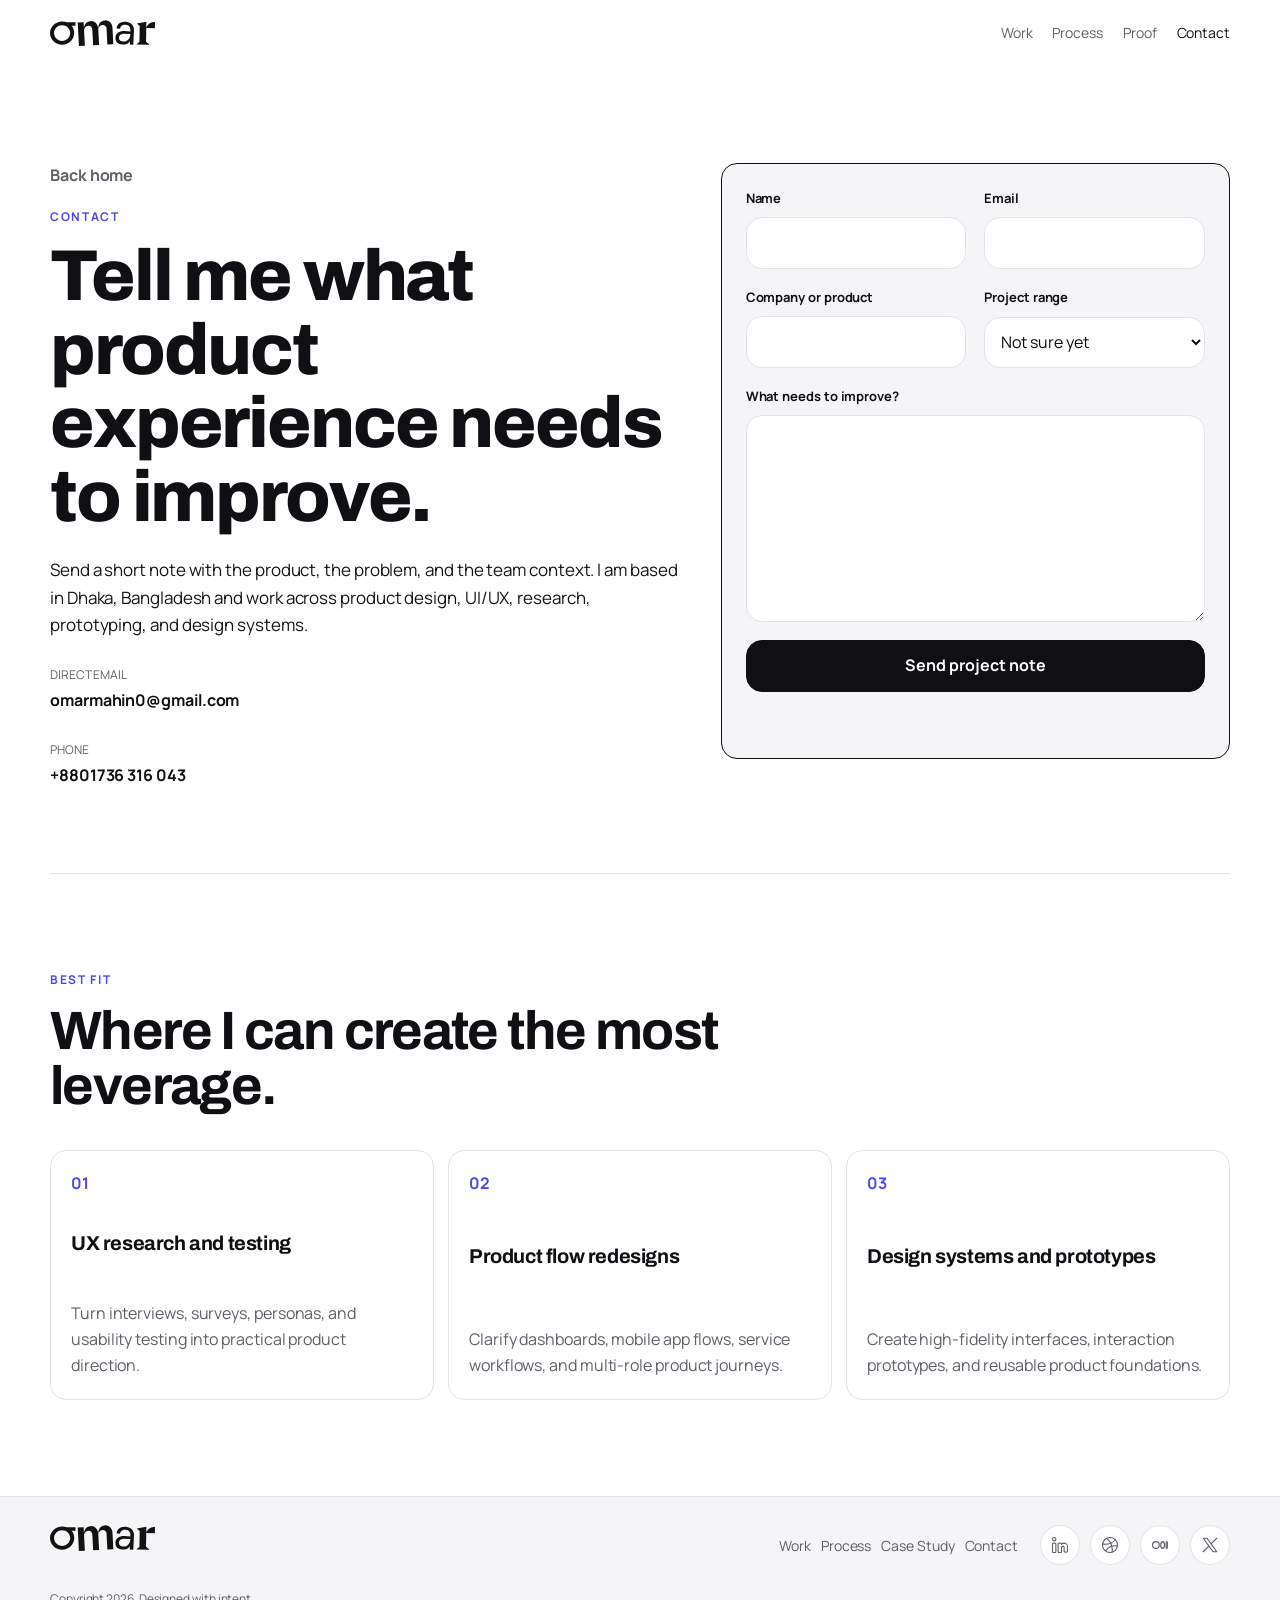
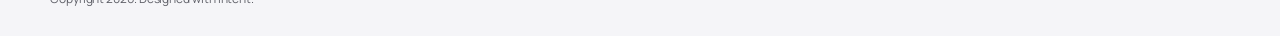
<file: contact.html>
<!doctype html>
<html lang="en">
  <head>
    <meta charset="utf-8">
    <meta name="viewport" content="width=device-width, initial-scale=1">
    <title>Contact | Md Omar Faruque</title>
    <meta
      name="description"
      content="Contact Md Omar Faruque for product design and UI/UX projects."
    >
    <link rel="canonical" href="https://omarshowcase.netlify.app/contact">

    <link rel="icon" href="favicon.svg" type="image/svg+xml">
    <link rel="apple-touch-icon" href="apple-touch-icon.png">
    <meta name="theme-color" content="#ffffff">

    <meta property="og:type" content="website">
    <meta property="og:site_name" content="Md Omar Faruque">
    <meta property="og:url" content="https://omarshowcase.netlify.app/contact">
    <meta property="og:title" content="Contact | Md Omar Faruque">
    <meta property="og:description" content="Contact Md Omar Faruque for product design and UI/UX projects.">
    <meta property="og:image" content="https://omarshowcase.netlify.app/og-image.png">
    <meta property="og:image:width" content="1200">
    <meta property="og:image:height" content="630">
    <meta property="og:image:alt" content="Md Omar Faruque, Senior Product Designer, Dhaka Bangladesh">

    <meta name="twitter:card" content="summary_large_image">
    <meta name="twitter:title" content="Contact | Md Omar Faruque">
    <meta name="twitter:description" content="Contact Md Omar Faruque for product design and UI/UX projects.">
    <meta name="twitter:image" content="https://omarshowcase.netlify.app/og-image.png">

    <link rel="preconnect" href="https://fonts.googleapis.com">
    <link rel="preconnect" href="https://fonts.gstatic.com" crossorigin>
    <link
      rel="stylesheet"
      href="https://fonts.googleapis.com/css2?family=Archivo:wght@600;700;800&family=Manrope:wght@400;500;600;700&display=swap"
    >
    <link rel="stylesheet" href="styles.css">
  </head>
  <body>
    <a class="skip-link" href="#main">Skip to content</a>

    <header class="site-header" data-header>
      <nav class="nav shell" aria-label="Primary navigation">
        <a class="brand" href="index.html" aria-label="Md Omar Faruque home">
          <img class="brand-mark" src="logo-black.svg" alt="Omar" width="494" height="122">
        </a>

        <button class="nav-toggle" type="button" aria-expanded="false" aria-controls="nav-links" data-nav-toggle>
          <span class="sr-only">Toggle navigation</span>
          <span></span>
          <span></span>
        </button>

        <div class="nav-links" id="nav-links" data-nav-links>
          <a href="index.html#work">Work</a>
          <a href="index.html#process">Process</a>
          <a href="index.html#proof">Proof</a>
          <a href="contact.html" aria-current="page">Contact</a>
        </div>
      </nav>
    </header>

    <main id="main">
      <section class="contact-hero shell section-pad" aria-labelledby="contact-title">
        <div class="contact-intro reveal">
          <a class="back-link" href="index.html">Back home</a>
          <p class="eyebrow">Contact</p>
          <h1 id="contact-title">Tell me what product experience needs to improve.</h1>
          <p>
            Send a short note with the product, the problem, and the team context. I am based in
            Dhaka, Bangladesh and work across product design, UI/UX, research, prototyping, and
            design systems.
          </p>
          <div class="contact-direct">
            <span>Direct email</span>
            <a class="text-link" href="mailto:omarmahin0@gmail.com">omarmahin0@gmail.com</a>
          </div>
          <div class="contact-direct">
            <span>Phone</span>
            <a class="text-link" href="tel:+8801736316043">+8801736 316 043</a>
          </div>
        </div>

        <form class="contact-form reveal" id="contact-form">
          <div class="field-group">
            <label for="name">Name</label>
            <input id="name" name="name" type="text" autocomplete="name" required>
          </div>

          <div class="field-group">
            <label for="email">Email</label>
            <input id="email" name="email" type="email" autocomplete="email" required>
          </div>

          <div class="field-group">
            <label for="company">Company or product</label>
            <input id="company" name="company" type="text" autocomplete="organization">
          </div>

          <div class="field-group">
            <label for="budget">Project range</label>
            <select id="budget" name="budget">
              <option value="Not sure yet">Not sure yet</option>
              <option value="$5k-$10k">$5k-$10k</option>
              <option value="$10k-$20k">$10k-$20k</option>
              <option value="$20k+">$20k+</option>
            </select>
          </div>

          <div class="field-group field-full">
            <label for="message">What needs to improve?</label>
            <textarea id="message" name="message" rows="7" required></textarea>
          </div>

          <button class="btn btn-primary" type="submit">Send project note</button>
          <p class="form-status" aria-live="polite" data-form-status></p>
        </form>
      </section>

      <section class="section shell contact-fit" aria-labelledby="fit-title">
        <div class="section-heading reveal">
          <p class="eyebrow">Best fit</p>
          <h2 id="fit-title">Where I can create the most leverage.</h2>
        </div>
        <div class="fit-grid">
          <article class="process-step reveal">
            <span>01</span>
            <h3>UX research and testing</h3>
            <p>Turn interviews, surveys, personas, and usability testing into practical product direction.</p>
          </article>
          <article class="process-step reveal">
            <span>02</span>
            <h3>Product flow redesigns</h3>
            <p>Clarify dashboards, mobile app flows, service workflows, and multi-role product journeys.</p>
          </article>
          <article class="process-step reveal">
            <span>03</span>
            <h3>Design systems and prototypes</h3>
            <p>Create high-fidelity interfaces, interaction prototypes, and reusable product foundations.</p>
          </article>
        </div>
      </section>
    </main>

    <footer class="site-footer">
      <div class="shell footer-grid">
        <a class="brand" href="index.html" aria-label="Md Omar Faruque home">
          <img class="brand-mark" src="logo-black.svg" alt="Omar" width="494" height="122">
        </a>
        <nav class="footer-links" aria-label="Footer navigation">
          <a href="index.html#work">Work</a>
          <a href="index.html#process">Process</a>
          <a href="case-study.html">Case Study</a>
          <a href="contact.html">Contact</a>
        </nav>
        <div class="social-links" aria-label="Social links">
          <a href="https://www.linkedin.com/in/omarmahin/" target="_blank" rel="noopener noreferrer me" aria-label="LinkedIn">
            <svg viewBox="0 0 24 24" fill="none" aria-hidden="true" focusable="false"><path d="M4.5 9.5H4C3.05719 9.5 2.58579 9.5 2.29289 9.79289C2 10.0858 2 10.5572 2 11.5V20C2 20.9428 2 21.4142 2.29289 21.7071C2.58579 22 3.05719 22 4 22H4.5C5.44281 22 5.91421 22 6.20711 21.7071C6.5 21.4142 6.5 20.9428 6.5 20V11.5C6.5 10.5572 6.5 10.0858 6.20711 9.79289C5.91421 9.5 5.44281 9.5 4.5 9.5Z" stroke="currentColor" stroke-width="1.5"/><path d="M6.5 4.25C6.5 5.49264 5.49264 6.5 4.25 6.5C3.00736 6.5 2 5.49264 2 4.25C2 3.00736 3.00736 2 4.25 2C5.49264 2 6.5 3.00736 6.5 4.25Z" stroke="currentColor" stroke-width="1.5"/><path d="M12.326 9.5H11.5C10.5572 9.5 10.0858 9.5 9.79289 9.79289C9.5 10.0858 9.5 10.5572 9.5 11.5V20C9.5 20.9428 9.5 21.4142 9.79289 21.7071C10.0858 22 10.5572 22 11.5 22H12C12.9428 22 13.4142 22 13.7071 21.7071C14 21.4142 14 20.9428 14 20L14.0001 16.5001C14.0001 14.8433 14.5281 13.5001 16.0879 13.5001C16.8677 13.5001 17.5 14.1717 17.5 15.0001V19.5001C17.5 20.4429 17.5 20.9143 17.7929 21.2072C18.0857 21.5001 18.5572 21.5001 19.5 21.5001H19.9987C20.9413 21.5001 21.4126 21.5001 21.7055 21.2073C21.9984 20.9145 21.9985 20.4432 21.9987 19.5006L22.0001 14.0002C22.0001 11.515 19.6364 9.50024 17.2968 9.50024C15.9649 9.50024 14.7767 10.1531 14.0001 11.174C14 10.5439 14 10.2289 13.8632 9.995C13.7765 9.84686 13.6531 9.72353 13.505 9.63687C13.2711 9.5 12.9561 9.5 12.326 9.5Z" stroke="currentColor" stroke-width="1.5" stroke-linejoin="round"/></svg>
          </a>
          <a href="https://dribbble.com/omarmahin" target="_blank" rel="noopener noreferrer me" aria-label="Dribbble">
            <svg viewBox="0 0 24 24" fill="none" aria-hidden="true" focusable="false"><circle cx="12" cy="12" r="10" stroke="currentColor" stroke-width="1.5"/><path d="M22 13.2644C21.0732 13.0906 20.12 13 19.1472 13C13.7948 13 9.03435 15.7425 6 20" stroke="currentColor" stroke-width="1.5" stroke-linejoin="round"/><path d="M19 5C15.8705 8.66742 11.1679 11 5.90962 11C4.56437 11 3.25548 10.8473 2 10.5587" stroke="currentColor" stroke-width="1.5" stroke-linejoin="round"/><path d="M14.6178 22C14.8684 20.786 15 19.5287 15 18.2407C15 11.9247 11.8343 6.34645 7 3" stroke="currentColor" stroke-width="1.5" stroke-linejoin="round"/></svg>
          </a>
          <a href="https://medium.com/@omarmahin0" target="_blank" rel="noopener noreferrer me" aria-label="Medium">
            <svg viewBox="0 0 24 24" fill="none" aria-hidden="true" focusable="false"><circle cx="6.5" cy="12" r="4.5" stroke="currentColor" stroke-width="1.5"/><ellipse cx="15.5" cy="12" rx="2.5" ry="4.5" stroke="currentColor" stroke-width="1.5"/><ellipse cx="21" cy="12" rx="1" ry="4.5" stroke="currentColor" stroke-width="1.5"/></svg>
          </a>
          <a href="https://x.com/Omarmahin" target="_blank" rel="noopener noreferrer me" aria-label="X">
            <svg viewBox="0 0 24 24" fill="none" aria-hidden="true" focusable="false"><path d="M3 21L10.5484 13.4516M21 3L13.4516 10.5484M10.5484 13.4516L16 21H21L13.4516 10.5484L8 3H3L10.5484 13.4516Z" stroke="currentColor" stroke-width="1.5" stroke-linecap="round" stroke-linejoin="round"/></svg>
          </a>
        </div>
        <p class="copyright">Copyright 2026. Designed with intent.</p>
      </div>
    </footer>

    <script src="script.js"></script>
  </body>
</html>
</file>
<file: styles.css>
:root {
  --font-sans: "Manrope", ui-sans-serif, system-ui, -apple-system, "Segoe UI", Roboto,
    Helvetica, Arial, sans-serif;
  --font-display: "Archivo", var(--font-sans);

  --black: #101014;
  --white: #ffffff;
  --accent: #4f46e5;
  --accent-on-dark: #818cf8;
  --ink: #16161a;
  --muted: #5f6068;
  --line: #e2e2e8;
  --soft: #f5f5f8;
  --soft-2: #eaeaf0;
  --focus: #4338ca;
  --header: rgba(255, 255, 255, 0.9);
  --max: 1180px;
  --pad: 20px;
  --radius: 16px;
  --radius-sm: 10px;
  --ease: cubic-bezier(0.22, 1, 0.36, 1);
}

* {
  box-sizing: border-box;
}

html {
  scroll-behavior: smooth;
}

body {
  margin: 0;
  color: var(--black);
  background: var(--white);
  font-family: var(--font-sans);
  font-size: 16px;
  line-height: 1.62;
  letter-spacing: -0.005em;
  text-rendering: optimizeLegibility;
  -webkit-font-smoothing: antialiased;
}

body.nav-open {
  overflow: hidden;
}

img,
svg {
  display: block;
  max-width: 100%;
}

a {
  color: inherit;
  text-decoration: none;
}

button,
input,
textarea,
select {
  font: inherit;
}

button {
  cursor: pointer;
}

::selection {
  color: var(--white);
  background: var(--accent);
}

.sr-only {
  position: absolute;
  width: 1px;
  height: 1px;
  padding: 0;
  margin: -1px;
  overflow: hidden;
  clip: rect(0, 0, 0, 0);
  white-space: nowrap;
  border: 0;
}

.skip-link {
  position: fixed;
  top: 12px;
  left: 12px;
  z-index: 200;
  padding: 10px 14px;
  color: var(--white);
  background: var(--black);
  transform: translateY(-160%);
  transition: transform 180ms var(--ease);
}

.skip-link:focus {
  transform: translateY(0);
}

.shell {
  width: min(100% - (var(--pad) * 2), var(--max));
  margin-inline: auto;
}

.section-pad {
  padding-top: 84px;
  padding-bottom: 48px;
}

.section {
  padding-top: 72px;
  padding-bottom: 72px;
}

.site-header {
  position: sticky;
  top: 0;
  z-index: 100;
  background: var(--header);
  border-bottom: 1px solid transparent;
  backdrop-filter: blur(14px);
  transition: border-color 180ms ease, background 180ms ease;
}

.site-header.is-scrolled {
  border-bottom-color: var(--line);
}

.nav {
  min-height: 66px;
  display: flex;
  align-items: center;
  justify-content: space-between;
  gap: 18px;
}

.brand {
  display: inline-flex;
  align-items: center;
}

.brand-mark {
  width: auto;
  height: 26px;
}

.nav-toggle {
  width: 44px;
  height: 44px;
  display: inline-grid;
  place-items: center;
  gap: 0;
  padding: 0;
  color: var(--black);
  background: var(--white);
  border: 1px solid var(--line);
  border-radius: var(--radius);
}

.nav-toggle span:not(.sr-only) {
  width: 18px;
  height: 1px;
  display: block;
  background: currentColor;
  transition: transform 180ms var(--ease);
}

.nav-toggle[aria-expanded="true"] span:nth-child(2) {
  transform: translateY(4px) rotate(45deg);
}

.nav-toggle[aria-expanded="true"] span:nth-child(3) {
  transform: translateY(-4px) rotate(-45deg);
}

.nav-links {
  position: fixed;
  inset: 66px var(--pad) auto var(--pad);
  display: grid;
  gap: 4px;
  padding: 12px;
  background: var(--white);
  border: 1px solid var(--line);
  border-radius: var(--radius);
  box-shadow: 0 28px 60px rgba(0, 0, 0, 0.14);
  opacity: 0;
  pointer-events: none;
  transform: translateY(-8px);
  transition: opacity 180ms var(--ease), transform 180ms var(--ease);
}

.nav-links.is-open {
  opacity: 1;
  pointer-events: auto;
  transform: translateY(0);
}

.nav-links a,
.footer-links a {
  position: relative;
  min-height: 42px;
  display: inline-flex;
  align-items: center;
  color: var(--muted);
  font-size: 14px;
  transition: color 160ms ease;
}

.nav-links a {
  padding: 0 10px;
}

.nav-links a:hover,
.footer-links a:hover,
.nav-links a[aria-current="page"] {
  color: var(--black);
}

.nav-links a::after,
.footer-links a::after,
.text-link::after,
.back-link::after {
  content: "";
  position: absolute;
  right: 0;
  bottom: 7px;
  left: 0;
  height: 1px;
  background: var(--accent);
  transform: scaleX(0);
  transform-origin: left;
  transition: transform 180ms var(--ease);
}

.nav-links a:hover::after,
.footer-links a:hover::after,
.text-link:hover::after,
.back-link:hover::after {
  transform: scaleX(1);
}

.hero {
  display: grid;
  gap: 44px;
  min-height: 0;
  align-items: start;
}

.eyebrow {
  margin: 0 0 14px;
  color: var(--accent);
  font-size: 12px;
  font-weight: 700;
  letter-spacing: 0.14em;
  text-transform: uppercase;
}

h1,
h2,
h3,
p {
  margin-top: 0;
}

h1,
h2,
h3 {
  font-family: var(--font-display);
  line-height: 1.02;
  font-weight: 700;
  letter-spacing: -0.03em;
  overflow-wrap: break-word;
}

h1 {
  max-width: 17ch;
  margin-bottom: 22px;
  font-size: 40px;
  font-weight: 800;
}

h2 {
  margin-bottom: 18px;
  font-size: 32px;
}

h3 {
  margin-bottom: 12px;
  font-size: 20px;
  letter-spacing: -0.02em;
}

p {
  color: var(--muted);
}

.hero-lede {
  max-width: 680px;
  margin-bottom: 30px;
  color: var(--ink);
  font-size: 15px;
}

.hero-actions,
.cta-actions {
  display: flex;
  flex-wrap: wrap;
  gap: 12px;
  align-items: center;
}

.btn {
  min-height: 46px;
  display: inline-flex;
  align-items: center;
  justify-content: center;
  padding: 12px 18px;
  border: 1px solid var(--black);
  border-radius: var(--radius);
  font-weight: 700;
  transition: transform 160ms var(--ease), background 160ms ease, color 160ms ease, border-color 160ms ease;
}

.btn:hover {
  transform: translateY(-2px);
}

.btn-primary {
  color: var(--white);
  background: var(--black);
}

.btn-primary:hover {
  border-color: var(--accent);
  background: var(--accent);
}

.btn-secondary {
  color: var(--black);
  background: var(--white);
}

.btn-secondary:hover {
  color: var(--accent);
  border-color: var(--accent);
}

.text-link,
.back-link {
  position: relative;
  display: inline-flex;
  width: fit-content;
  color: var(--black);
  font-weight: 700;
}

.signal-board {
  position: relative;
  overflow: hidden;
  border: 1px solid var(--line);
  border-radius: 24px;
  background: var(--soft);
}

.portrait {
  width: 100%;
  height: auto;
  background: linear-gradient(180deg, var(--soft-2) 0%, var(--soft) 78%);
}

.signal-topline,
.signal-topline span {
  white-space: nowrap;
}

.fact-list {
  position: relative;
  z-index: 1;
}

.signal-topline {
  min-height: 52px;
  display: flex;
  align-items: center;
  justify-content: space-between;
  gap: 4px 12px;
  flex-wrap: wrap;
  padding: 14px 16px;
  border-top: 1px solid var(--line);
  border-bottom: 1px solid var(--line);
  color: var(--muted);
  font-size: 12px;
  font-weight: 600;
  letter-spacing: 0.05em;
  text-transform: uppercase;
}

.hero-clients {
  margin-top: 36px;
}

.hero-clients > span {
  display: block;
  margin-bottom: 2px;
  color: var(--muted);
  font-size: 11px;
  font-weight: 700;
  letter-spacing: 0.12em;
  text-transform: uppercase;
}

.logo-row {
  display: flex;
  flex-wrap: wrap;
  align-items: center;
  gap: 14px 26px;
  margin: 14px 0 0;
  padding: 0;
  list-style: none;
}

.logo-row img {
  display: block;
  width: auto;
  opacity: 0.76;
}

.logo-elx {
  height: 12px;
}

.logo-uss {
  height: 17px;
}

.logo-fpg {
  height: 32px;
}

/* Finer strokes than the rest, so it needs a little more size and weight
   to sit at the same optical level. */
.logo-ctk {
  height: 28px;
  opacity: 0.95;
}

.trust-strip {
  border-block: 1px solid var(--line);
  background: var(--soft);
}

.trust-grid {
  display: grid;
  grid-template-columns: 1fr 1fr;
  gap: 1px;
  padding-top: 1px;
  padding-bottom: 1px;
  background: var(--line);
}

.trust-grid div {
  min-height: 132px;
  display: flex;
  flex-direction: column;
  justify-content: space-between;
  padding: 18px;
  background: var(--soft);
}

.trust-grid strong {
  color: var(--black);
  font-size: 30px;
  line-height: 1;
}

.trust-grid span {
  color: var(--muted);
  font-size: 13px;
}

.section-heading {
  max-width: 760px;
  margin-bottom: 36px;
}

.section-heading p:not(.eyebrow) {
  color: var(--ink);
  font-size: 16px;
}

.work-list {
  display: grid;
  gap: 14px;
}

.work-card {
  border: 1px solid var(--line);
  border-radius: var(--radius);
  background: var(--white);
  transition: transform 180ms var(--ease), border-color 180ms ease, box-shadow 180ms ease;
}

.work-card:hover {
  transform: translateY(-4px);
  border-color: var(--black);
  box-shadow: 0 22px 50px rgba(0, 0, 0, 0.08);
}

.work-inner {
  display: grid;
  gap: 20px;
  padding: 20px;
}

.work-index {
  color: var(--accent);
  font-weight: 700;
}

.tag-row {
  display: flex;
  flex-wrap: wrap;
  gap: 8px;
  margin-bottom: 18px;
}

.tag-row span,
.client-row span {
  display: inline-flex;
  min-height: 30px;
  align-items: center;
  padding: 5px 9px;
  border: 1px solid var(--line);
  border-radius: 999px;
  color: var(--ink);
  background: var(--white);
  font-size: 12px;
}

.work-main h3 {
  font-size: 25px;
}

.work-detail-grid {
  display: grid;
  gap: 18px;
}

.work-detail-grid span {
  display: block;
  margin-bottom: 4px;
  color: var(--black);
  font-size: 12px;
  font-weight: 700;
  text-transform: uppercase;
}

.work-detail-grid p {
  margin: 0;
  font-size: 14px;
}

.project-visual {
  position: relative;
  min-height: 180px;
  overflow: hidden;
  border: 1px solid var(--black);
  border-radius: var(--radius);
  background: var(--black);
}

.project-visual span {
  position: absolute;
  display: block;
  background: var(--white);
  border: 1px solid rgba(255, 255, 255, 0.2);
}

.visual-checkout span:nth-child(1) {
  width: 66%;
  height: 34px;
  top: 28px;
  left: 18px;
}

.visual-checkout span:nth-child(2) {
  width: 45%;
  height: 72px;
  top: 78px;
  left: 18px;
  background: var(--accent);
}

.visual-checkout span:nth-child(3) {
  width: 32%;
  height: 118px;
  top: 32px;
  right: 18px;
}

.visual-checkout span:nth-child(4) {
  width: 42%;
  height: 16px;
  bottom: 16px;
  left: 18px;
}

.visual-analytics span:nth-child(1) {
  width: 28%;
  height: 134px;
  top: 24px;
  left: 18px;
}

.visual-analytics span:nth-child(2) {
  width: 55%;
  height: 28px;
  top: 24px;
  right: 18px;
  background: var(--accent);
}

.visual-analytics span:nth-child(3) {
  width: 24%;
  height: 82px;
  top: 72px;
  left: 42%;
}

.visual-analytics span:nth-child(4) {
  width: 24%;
  height: 82px;
  top: 72px;
  right: 18px;
}

.visual-lending span:nth-child(1) {
  width: 76%;
  height: 24px;
  top: 26px;
  left: 18px;
}

.visual-lending span:nth-child(2) {
  width: 76%;
  height: 24px;
  top: 66px;
  left: 18px;
}

.visual-lending span:nth-child(3) {
  width: 76%;
  height: 24px;
  top: 106px;
  left: 18px;
}

.visual-lending span:nth-child(4) {
  width: 34%;
  height: 34px;
  bottom: 18px;
  left: 18px;
  background: var(--accent);
}

.section-invert {
  --accent: var(--accent-on-dark);
  color: var(--white);
  background: var(--black);
}

.section-invert .eyebrow,
.section-invert h2,
.section-invert p {
  color: var(--white);
}

.section-invert p {
  opacity: 0.72;
}

.about-grid {
  display: grid;
  gap: 28px;
}

.about-copy {
  max-width: 760px;
}

.about-copy p {
  color: rgba(255, 255, 255, 0.76);
  font-size: 16px;
}

.capability-list {
  margin: 34px 0 0;
  padding: 0;
  list-style: none;
  border-top: 1px solid rgba(255, 255, 255, 0.16);
}

.capability-list li {
  display: grid;
  grid-template-columns: 42px minmax(0, 1fr);
  gap: 14px;
  padding: 22px 0;
  border-bottom: 1px solid rgba(255, 255, 255, 0.16);
}

.capability-index {
  color: var(--accent);
  font-family: var(--font-display);
  font-size: 15px;
  font-weight: 700;
  letter-spacing: 0.04em;
}

.capability-body h3 {
  margin-bottom: 8px;
  color: var(--white);
  font-size: 22px;
}

.capability-body p {
  margin: 0;
  color: rgba(255, 255, 255, 0.72);
  font-size: 15px;
}

.credential-grid {
  display: grid;
  gap: 1px;
  margin-top: 28px;
  background: rgba(255, 255, 255, 0.18);
  border: 1px solid rgba(255, 255, 255, 0.18);
}

.credential-grid div {
  display: grid;
  gap: 8px;
  padding: 16px;
  background: var(--black);
}

.credential-grid span {
  color: var(--accent);
  font-size: 12px;
  font-weight: 700;
  text-transform: uppercase;
}

.credential-grid strong {
  color: var(--white);
  font-size: 13px;
  line-height: 1.5;
}

.process-grid,
.proof-grid,
.fit-grid {
  display: grid;
  gap: 14px;
}

.process-step {
  min-height: 250px;
  display: flex;
  flex-direction: column;
  justify-content: space-between;
  padding: 20px;
  border: 1px solid var(--line);
  border-radius: var(--radius);
  background: var(--white);
}

.process-step span {
  color: var(--accent);
  font-weight: 700;
}

.process-step p {
  margin-bottom: 0;
}

.proof-section {
  border-top: 1px solid var(--line);
}

.proof-card {
  margin: 0;
  min-height: 260px;
  display: flex;
  flex-direction: column;
  justify-content: space-between;
  padding: 22px;
  border: 1px solid var(--line);
  border-radius: var(--radius);
}

.proof-card p {
  margin-bottom: 0;
}

.proof-metric {
  display: block;
  margin-bottom: 36px;
  color: var(--accent);
  font-size: 42px;
  font-weight: 700;
  line-height: 1;
}

.proof-card h3 {
  margin-bottom: 10px;
}

.client-row {
  display: flex;
  flex-wrap: wrap;
  gap: 8px;
  margin-top: 14px;
}

.final-cta,
.next-project {
  position: relative;
  overflow: hidden;
  display: grid;
  gap: 26px;
  margin-top: 72px;
  margin-bottom: 72px;
  padding: 34px 28px;
  color: var(--white);
  border: 1px solid rgba(255, 255, 255, 0.1);
  border-radius: 24px;
  background:
    radial-gradient(120% 150% at 6% -10%, rgba(99, 102, 241, 0.55) 0%, rgba(99, 102, 241, 0) 55%),
    radial-gradient(90% 130% at 100% 108%, rgba(167, 139, 250, 0.34) 0%, rgba(167, 139, 250, 0) 60%),
    linear-gradient(140deg, #1c1c30 0%, #101014 62%);
}

/* A light sweep along the top edge, so the card reads as lit rather than flat. */
.final-cta::before,
.next-project::before {
  content: "";
  position: absolute;
  inset: 0 0 auto;
  height: 1px;
  background: linear-gradient(
    90deg,
    transparent,
    rgba(255, 255, 255, 0.38) 32%,
    rgba(255, 255, 255, 0.38) 68%,
    transparent
  );
}

.final-cta > *,
.next-project > * {
  position: relative;
  z-index: 1;
}

.final-cta h2,
.next-project h2,
.final-cta .eyebrow,
.next-project .eyebrow {
  color: var(--white);
}

.final-cta .btn-primary,
.next-project .btn-primary {
  color: var(--black);
  background: var(--white);
  border-color: var(--white);
}

.final-cta .btn-primary:hover,
.next-project .btn-primary:hover {
  color: var(--white);
  background: var(--accent);
  border-color: var(--accent);
}

/* One work card carries a real cover rather than the drawn placeholder. */
.work-cover {
  width: 100%;
  height: 100%;
  min-height: 180px;
  object-fit: cover;
  object-position: 50% 0;
  border: 1px solid var(--line);
  border-radius: var(--radius);
  background: var(--soft);
}

.case-note {
  max-width: 680px;
  margin: 22px 0 0;
  padding: 12px 16px;
  border: 1px solid var(--line);
  border-radius: var(--radius-sm);
  background: var(--soft);
  color: var(--muted);
  font-size: 13px;
  line-height: 1.5;
}

.case-deck {
  display: grid;
  gap: 20px;
  padding-bottom: 24px;
}

.case-deck figure {
  margin: 0;
}

.case-deck img {
  width: 100%;
  height: auto;
  border: 1px solid var(--line);
  border-radius: var(--radius);
  background: var(--soft);
}

.case-deck figcaption {
  margin-top: 10px;
  color: var(--muted);
  font-size: 12px;
  font-weight: 700;
  letter-spacing: 0.12em;
  text-transform: uppercase;
}

.site-footer {
  border-top: 1px solid var(--line);
  padding: 28px 0;
  background: var(--soft);
}

.footer-grid {
  display: grid;
  gap: 22px;
}

.footer-links,
.social-links {
  display: flex;
  flex-wrap: wrap;
  gap: 10px;
}

.social-links a {
  display: inline-flex;
  align-items: center;
  justify-content: center;
  width: 40px;
  height: 40px;
  color: var(--muted);
  border: 1px solid var(--line);
  border-radius: 999px;
  background: var(--white);
  transition: color 160ms ease, border-color 160ms ease, background 160ms ease;
}

.social-links a:hover {
  color: var(--white);
  border-color: var(--black);
  background: var(--black);
}

.social-links svg {
  width: 18px;
  height: 18px;
}

.copyright {
  margin: 0;
  color: var(--muted);
  font-size: 12px;
}

.case-hero {
  min-height: 72svh;
  display: grid;
  align-content: center;
}

.case-hero h1 {
  margin-top: 18px;
}

.case-hero > p:not(.eyebrow) {
  max-width: 860px;
  color: var(--ink);
  font-size: 18px;
}

.back-link {
  margin-bottom: 18px;
  color: var(--muted);
}

.case-meta {
  display: grid;
  gap: 1px;
  margin-top: 32px;
  background: var(--line);
  border: 1px solid var(--line);
}

.case-meta div {
  display: grid;
  gap: 4px;
  padding: 16px;
  background: var(--white);
}

.case-meta span {
  color: var(--muted);
  font-size: 12px;
  text-transform: uppercase;
}

.case-meta strong {
  font-size: 14px;
}

.case-visual-shell {
  margin-top: -32px;
}

.case-visual {
  padding: 14px;
  color: var(--white);
  background: var(--black);
  border: 1px solid var(--black);
  border-radius: var(--radius);
}

.case-browser {
  height: 34px;
  display: flex;
  align-items: center;
  gap: 8px;
  padding: 0 10px;
  border-bottom: 1px solid rgba(255, 255, 255, 0.18);
}

.case-browser span {
  width: 8px;
  height: 8px;
  border: 1px solid rgba(255, 255, 255, 0.5);
  border-radius: 999px;
}

.case-screen {
  min-height: 320px;
  display: grid;
  grid-template-columns: 80px 1fr;
  gap: 14px;
  padding-top: 14px;
}

.screen-sidebar,
.screen-content {
  border: 1px solid rgba(255, 255, 255, 0.2);
  border-radius: var(--radius);
}

.screen-sidebar {
  background: rgba(255, 255, 255, 0.08);
}

.screen-content {
  position: relative;
  overflow: hidden;
  background: var(--white);
}

.screen-content span {
  position: absolute;
  display: block;
  background: var(--black);
}

.screen-content span:nth-child(1) {
  width: 56%;
  height: 22px;
  top: 28px;
  left: 22px;
}

.screen-content span:nth-child(2) {
  width: 34%;
  height: 94px;
  top: 78px;
  left: 22px;
  background: var(--accent);
}

.screen-content span:nth-child(3) {
  width: 42%;
  height: 146px;
  top: 78px;
  right: 22px;
}

.screen-content span:nth-child(4) {
  width: 44%;
  height: 18px;
  bottom: 30px;
  left: 22px;
}

.case-content {
  display: grid;
  gap: 40px;
  padding-top: 70px;
  padding-bottom: 70px;
}

.case-toc {
  display: none;
}

.case-body {
  display: grid;
  gap: 52px;
}

.case-section {
  padding-bottom: 52px;
  border-bottom: 1px solid var(--line);
}

.case-section:last-child {
  border-bottom: 0;
}

.case-section h2 {
  max-width: 780px;
}

.case-section p:not(.eyebrow),
.takeaway-list {
  max-width: 760px;
  color: var(--ink);
  font-size: 16px;
}

.case-steps,
.result-grid {
  display: grid;
  gap: 12px;
}

.case-steps div,
.result-grid div {
  padding: 18px;
  border: 1px solid var(--line);
  border-radius: var(--radius);
}

.case-steps span {
  display: block;
  margin-bottom: 20px;
  color: var(--accent);
  font-weight: 700;
}

.case-steps p {
  margin: 0;
}

.result-grid strong {
  display: block;
  margin-bottom: 8px;
  font-size: 34px;
  line-height: 1;
}

.result-grid span {
  color: var(--muted);
}

.takeaway-list {
  display: grid;
  gap: 14px;
  padding-left: 20px;
}

.contact-hero {
  display: grid;
  gap: 34px;
  align-items: start;
}

.contact-intro h1 {
  max-width: 860px;
}

.contact-intro p:not(.eyebrow) {
  max-width: 680px;
  color: var(--ink);
  font-size: 17px;
}

.contact-direct {
  display: grid;
  gap: 4px;
  margin-top: 26px;
}

.contact-direct span {
  color: var(--muted);
  font-size: 12px;
  text-transform: uppercase;
}

.contact-form {
  display: grid;
  gap: 18px;
  padding: 18px;
  border: 1px solid var(--black);
  border-radius: var(--radius);
  background: var(--soft);
}

.field-group {
  display: grid;
  gap: 8px;
}

.field-group label {
  font-size: 13px;
  font-weight: 700;
}

.field-group input,
.field-group textarea,
.field-group select {
  width: 100%;
  min-height: 48px;
  padding: 12px;
  color: var(--black);
  background: var(--white);
  border: 1px solid var(--line);
  border-radius: var(--radius);
  outline: none;
  transition: border-color 160ms ease, box-shadow 160ms ease;
}

.field-group textarea {
  min-height: 170px;
  resize: vertical;
}

.field-group input:focus,
.field-group textarea:focus,
.field-group select:focus,
.btn:focus-visible,
.nav-toggle:focus-visible,
a:focus-visible {
  border-color: var(--focus);
  box-shadow: 0 0 0 3px rgba(59, 130, 246, 0.22);
  outline: none;
}

.form-status {
  min-height: 24px;
  margin: 0;
  color: var(--muted);
  font-size: 13px;
}

.contact-fit {
  border-top: 1px solid var(--line);
}

.reveal {
  opacity: 0;
  transform: translateY(18px);
  transition: opacity 520ms var(--ease), transform 520ms var(--ease);
}

.reveal.is-visible {
  opacity: 1;
  transform: translateY(0);
}

.fact-list {
  display: grid;
  margin: 0;
}

.fact-list div {
  padding: 13px 18px;
  border-bottom: 1px solid var(--line);
}

.fact-list div:last-child {
  border-bottom: 0;
}

.fact-list dt {
  margin-bottom: 5px;
  color: var(--accent);
  font-size: 11px;
  font-weight: 700;
  letter-spacing: 0.12em;
  text-transform: uppercase;
}

.fact-list dd {
  margin: 0;
  color: var(--ink);
  font-size: 14px;
  line-height: 1.55;
}

.work-main h3 a {
  color: inherit;
}

.work-card:hover h3 a {
  color: var(--accent);
}

.work-actions {
  display: flex;
  flex-wrap: wrap;
  gap: 8px 20px;
  margin: 18px 0 0;
}

.files-cta {
  margin: 24px 0 0;
}

.timeline {
  display: grid;
  gap: 14px;
  margin: 0;
  padding: 0;
  list-style: none;
}

.role {
  padding: 18px 20px;
  border: 1px solid var(--line);
  border-radius: var(--radius);
  background: var(--white);
}

.role-head h3 {
  margin-bottom: 8px;
  font-size: 22px;
}

.role-org {
  margin: 0;
  color: var(--black);
  font-size: 14px;
  font-weight: 700;
}

.role-dates {
  margin: 5px 0 0;
  color: var(--muted);
  font-size: 13px;
}

.credential-grid .text-link {
  color: var(--accent);
}

@media (prefers-reduced-motion: reduce) {
  *,
  *::before,
  *::after {
    scroll-behavior: auto !important;
    transition-duration: 1ms !important;
    animation-duration: 1ms !important;
    animation-iteration-count: 1 !important;
  }

  .reveal {
    opacity: 1;
    transform: none;
  }
}

@media (max-width: 380px) {
  .section-pad {
    padding-top: 64px;
    padding-bottom: 32px;
  }

  h1 {
    font-size: 34px;
  }
}

@media (min-width: 640px) {
  :root {
    --pad: 28px;
  }

  h1 {
    font-size: 58px;
  }

  h2 {
    font-size: 46px;
  }

  .case-meta,
  .result-grid,
  .case-steps,
  .fit-grid {
    grid-template-columns: repeat(3, 1fr);
  }

  .contact-form {
    grid-template-columns: 1fr 1fr;
    padding: 24px;
  }

  .field-full,
  .contact-form .btn,
  .form-status {
    grid-column: 1 / -1;
  }
}

@media (min-width: 780px) {
  .section-pad {
    padding-top: 96px;
    padding-bottom: 84px;
  }

  .section {
    padding-top: 96px;
    padding-bottom: 96px;
  }

  .nav-toggle {
    display: none;
  }

  .nav-links {
    position: static;
    display: flex;
    align-items: center;
    gap: 20px;
    padding: 0;
    border: 0;
    border-radius: 0;
    background: transparent;
    box-shadow: none;
    opacity: 1;
    pointer-events: auto;
    transform: none;
  }

  .nav-links a {
    padding: 0;
  }

  body.nav-open {
    overflow: auto;
  }

  .hero {
    grid-template-columns: minmax(0, 1.05fr) minmax(320px, 0.72fr);
  }

  .trust-grid {
    grid-template-columns: repeat(4, 1fr);
  }

  .work-inner {
    grid-template-columns: 56px minmax(0, 1fr) 250px;
    align-items: stretch;
    gap: 24px;
    padding: 24px;
  }

  .work-detail-grid {
    grid-template-columns: repeat(3, 1fr);
  }

  .about-grid {
    grid-template-columns: 0.82fr 1fr;
    align-items: start;
  }

  .process-grid {
    grid-template-columns: repeat(4, 1fr);
  }

  .proof-grid {
    grid-template-columns: repeat(3, 1fr);
  }

  .final-cta,
  .next-project {
    grid-template-columns: 1fr auto;
    align-items: center;
    margin-top: 96px;
    padding: 48px 44px;
  }

  .footer-grid {
    grid-template-columns: 1fr auto auto;
    align-items: start;
  }

  .copyright {
    grid-column: 1 / -1;
  }

  .case-screen {
    min-height: 460px;
    grid-template-columns: 180px 1fr;
  }

  .case-content {
    grid-template-columns: 220px minmax(0, 1fr);
    align-items: start;
  }

  .case-toc {
    position: sticky;
    top: 92px;
    display: grid;
    gap: 12px;
    padding-top: 4px;
  }

  .case-toc a {
    color: var(--muted);
    font-size: 13px;
    transition: color 160ms ease;
  }

  .case-toc a:hover {
    color: var(--black);
  }

  .contact-hero {
    grid-template-columns: minmax(0, 0.9fr) minmax(360px, 0.72fr);
  }
}

@media (min-width: 1040px) {
  h1 {
    font-size: 72px;
  }

  h2 {
    font-size: 54px;
  }

  .hero-lede {
    font-size: 18px;
  }

  .section-heading p:not(.eyebrow) {
    font-size: 17px;
  }

  .project-visual,
  .work-cover {
    min-height: 220px;
  }

}

@media (min-width: 640px) {
  .role {
    padding: 22px 24px;
  }

  /* Position, employer and tenure read as one line once there is room.
     The date column is fixed rather than auto: tenure strings differ in
     length, and with auto each card sized its own columns, so the employer
     never lined up from row to row. */
  .role-head {
    display: grid;
    grid-template-columns: minmax(0, 1.15fr) minmax(0, 1fr) 200px;
    align-items: baseline;
    gap: 8px 26px;
  }

  .role-head h3 {
    margin-bottom: 0;
  }

  .role-dates {
    margin: 0;
    text-align: right;
  }
}
</file>
